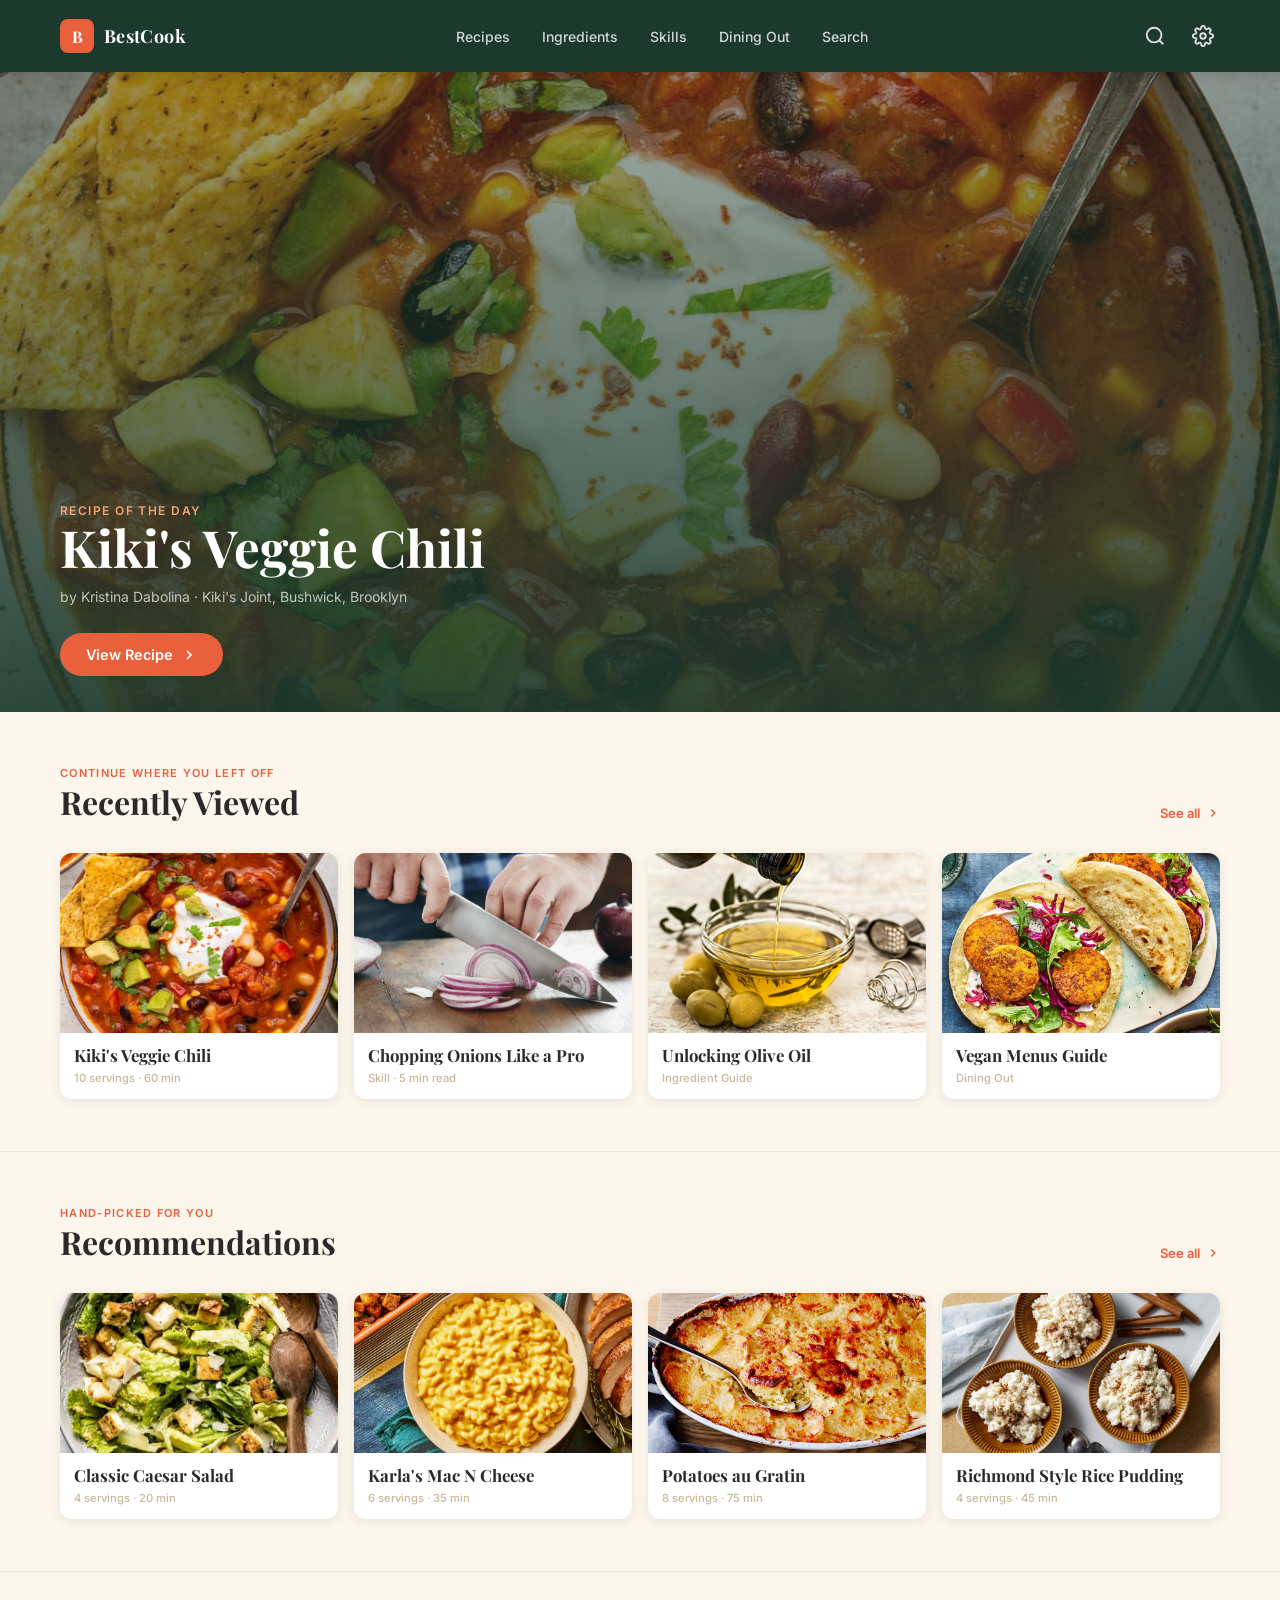
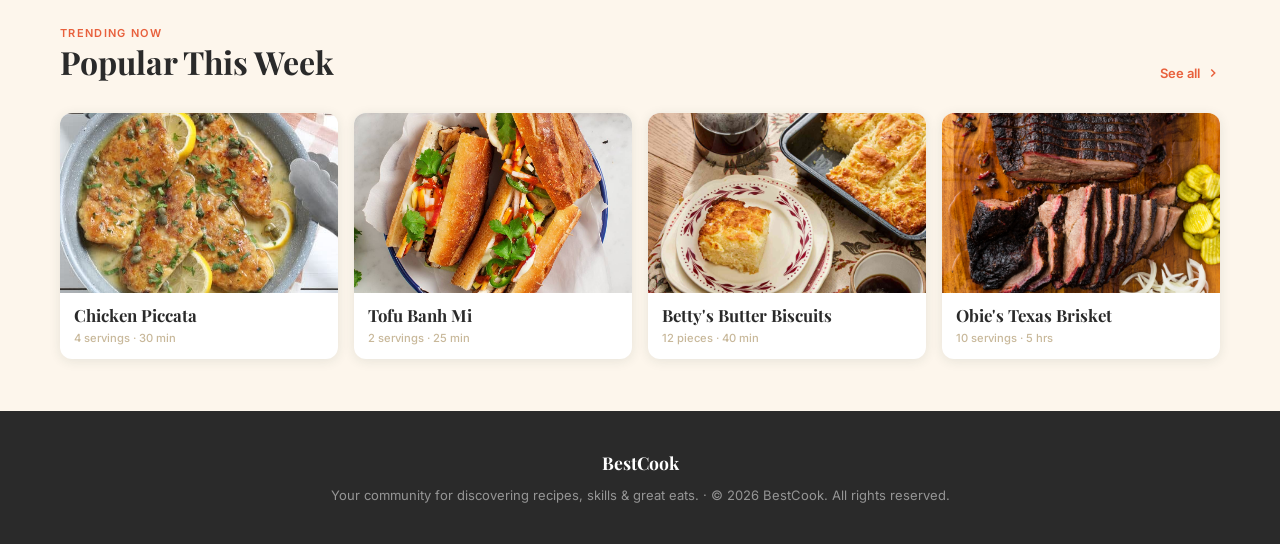
<file: index.html>
<!DOCTYPE html>
<html lang="en">
<head>
  <meta charset="UTF-8" />
  <meta name="viewport" content="width=device-width, initial-scale=1.0" />
  <title>BestCook — Home</title>
  <link rel="stylesheet" href="styles/style.css" />
</head>
<body>
<!-- ════ NAV ════ -->
<nav class="navbar">
  <div class="navbar-inner">
    <a href="index.html" class="nav-logo">
      <div class="nav-logo-mark">B</div>
      <span class="nav-logo-text">BestCook</span>
    </a>
    <ul class="nav-links">
      <li><a href="pages/recipe.html">Recipes</a></li>
      <li><a href="pages/ingredients.html">Ingredients</a></li>
      <li><a href="pages/skills.html">Skills</a></li>
      <li><a href="pages/dining.html">Dining Out</a></li>
      <li><a href="pages/search.html">Search</a></li>
    </ul>
    <div class="nav-icons">
      <button class="nav-icon-btn" id="searchBtn" aria-label="Search">
        <svg xmlns="http://www.w3.org/2000/svg" fill="none" viewBox="0 0 24 24" stroke="currentColor" stroke-width="2"><circle cx="11" cy="11" r="8"/><line x1="21" y1="21" x2="16.65" y2="16.65"/></svg>
      </button>
      <button class="nav-icon-btn" aria-label="Settings">
        <svg xmlns="http://www.w3.org/2000/svg" fill="none" viewBox="0 0 24 24" stroke="currentColor" stroke-width="2"><circle cx="12" cy="12" r="3"/><path d="M19.4 15a1.65 1.65 0 0 0 .33 1.82l.06.06a2 2 0 0 1-2.83 2.83l-.06-.06a1.65 1.65 0 0 0-1.82-.33 1.65 1.65 0 0 0-1 1.51V21a2 2 0 0 1-4 0v-.09A1.65 1.65 0 0 0 9 19.4a1.65 1.65 0 0 0-1.82.33l-.06.06a2 2 0 0 1-2.83-2.83l.06-.06A1.65 1.65 0 0 0 4.68 15a1.65 1.65 0 0 0-1.51-1H3a2 2 0 0 1 0-4h.09A1.65 1.65 0 0 0 4.6 9a1.65 1.65 0 0 0-.33-1.82l-.06-.06a2 2 0 0 1 2.83-2.83l.06.06A1.65 1.65 0 0 0 9 4.68a1.65 1.65 0 0 0 1-1.51V3a2 2 0 0 1 4 0v.09a1.65 1.65 0 0 0 1 1.51 1.65 1.65 0 0 0 1.82-.33l.06-.06a2 2 0 0 1 2.83 2.83l-.06.06A1.65 1.65 0 0 0 19.4 9a1.65 1.65 0 0 0 1.51 1H21a2 2 0 0 1 0 4h-.09a1.65 1.65 0 0 0-1.51 1z"/></svg>
      </button>
      <button class="nav-icon-btn" id="hamburgerBtn" aria-label="Menu">
        <svg xmlns="http://www.w3.org/2000/svg" fill="none" viewBox="0 0 24 24" stroke="currentColor" stroke-width="2"><line x1="3" y1="6" x2="21" y2="6"/><line x1="3" y1="12" x2="21" y2="12"/><line x1="3" y1="18" x2="21" y2="18"/></svg>
      </button>
    </div>
  </div>
</nav>

<!-- ════ OVERLAY MENU ════ -->
<div class="overlay-menu" id="overlayMenu" role="dialog" aria-modal="true">
  <div class="overlay-header">
    <a href="index.html" class="nav-logo"><div class="nav-logo-mark">B</div><span class="nav-logo-text">BestCook</span></a>
    <button class="overlay-close" id="overlayClose" aria-label="Close menu"><svg xmlns="http://www.w3.org/2000/svg" fill="none" viewBox="0 0 24 24" stroke="currentColor" stroke-width="2"><line x1="18" y1="6" x2="6" y2="18"/><line x1="6" y1="6" x2="18" y2="18"/></svg></button>
  </div>
  <ul class="overlay-nav">
    <li><a href="pages/recipe.html">Recipes <svg xmlns="http://www.w3.org/2000/svg" fill="none" viewBox="0 0 24 24" stroke="currentColor" stroke-width="2"><polyline points="9 18 15 12 9 6"/></svg></a></li>
    <li><a href="pages/ingredients.html">Ingredients <svg xmlns="http://www.w3.org/2000/svg" fill="none" viewBox="0 0 24 24" stroke="currentColor" stroke-width="2"><polyline points="9 18 15 12 9 6"/></svg></a></li>
    <li><a href="pages/skills.html">Skills <svg xmlns="http://www.w3.org/2000/svg" fill="none" viewBox="0 0 24 24" stroke="currentColor" stroke-width="2"><polyline points="9 18 15 12 9 6"/></svg></a></li>
    <li><a href="pages/dining.html">Dining Out <svg xmlns="http://www.w3.org/2000/svg" fill="none" viewBox="0 0 24 24" stroke="currentColor" stroke-width="2"><polyline points="9 18 15 12 9 6"/></svg></a></li>
    <li><a href="pages/search.html">Search <svg xmlns="http://www.w3.org/2000/svg" fill="none" viewBox="0 0 24 24" stroke="currentColor" stroke-width="2"><polyline points="9 18 15 12 9 6"/></svg></a></li>
  </ul>
  <div class="overlay-footer">© 2026 BestCook. All rights reserved.</div>
</div>

<!-- ════ SEARCH OVERLAY ════ -->
<div class="search-overlay" id="searchOverlay" role="dialog" aria-modal="true">
  <button class="search-overlay-close" id="searchClose" aria-label="Close search"><svg xmlns="http://www.w3.org/2000/svg" fill="none" viewBox="0 0 24 24" stroke="currentColor" stroke-width="2"><line x1="18" y1="6" x2="6" y2="18"/><line x1="6" y1="6" x2="18" y2="18"/></svg></button>
  <div class="search-overlay-inner">
    <div class="search-input-wrap">
      <svg xmlns="http://www.w3.org/2000/svg" fill="none" viewBox="0 0 24 24" stroke="currentColor" stroke-width="2"><circle cx="11" cy="11" r="8"/><line x1="21" y1="21" x2="16.65" y2="16.65"/></svg>
      <input type="text" id="searchInput" placeholder="Search recipes, skills, ingredients…" />
    </div>
    <div class="search-suggestions">
      <p>Popular searches</p>
      <div class="search-tags">
        <a href="pages/search-results.html" class="search-tag">Veggie Chili</a>
        <a href="pages/search-results.html" class="search-tag">Pasta</a>
        <a href="pages/search-results.html" class="search-tag">Olive Oil</a>
        <a href="pages/search-results.html" class="search-tag">Quick dinners</a>
        <a href="pages/search-results.html" class="search-tag">Vegan</a>
        <a href="pages/search-results.html" class="search-tag">Baking</a>
      </div>
    </div>
  </div>
</div>

<main class="page-content">

  <section class="hero">
    <div class="hero-bg">
      <img src="images/vegetarian-chili-hero.jpg" alt="Kiki's Veggie Chili" />
    </div>
    <div class="hero-overlay">
      <div class="hero-overlay-inner">
        <span class="hero-eyebrow">Recipe of the Day</span>
        <h1 class="hero-title">Kiki's Veggie Chili</h1>
        <p class="hero-meta">by Kristina Dabolina · Kiki's Joint, Bushwick, Brooklyn</p>
        <a href="pages/recipe.html" class="btn-primary">View Recipe <svg xmlns="http://www.w3.org/2000/svg" fill="none" viewBox="0 0 24 24" stroke="currentColor" stroke-width="2.5"><polyline points="9 18 15 12 9 6"/></svg></a>
      </div>
    </div>
  </section>

  <section class="section">
    <div class="section-inner">
      <div class="section-head">
        <div><p class="section-label">Continue Where You Left Off</p><h2>Recently Viewed</h2></div>
        <a href="pages/recipe.html" class="btn-ghost">See all <svg xmlns="http://www.w3.org/2000/svg" fill="none" viewBox="0 0 24 24" stroke="currentColor" stroke-width="2.5"><polyline points="9 18 15 12 9 6"/></svg></a>
      </div>
      <div class="card-row">
        <a href="pages/recipe.html" class="recipe-card"><div class="recipe-card-img"><img src="images/vegetarian-chili-hero.jpg" alt="Kiki's Veggie Chili" loading="lazy" /></div>
      <div class="recipe-card-body"><div class="recipe-card-title">Kiki's Veggie Chili</div><div class="recipe-card-meta">10 servings · 60 min</div></div></a>
        <a href="pages/skills.html" class="recipe-card"><div class="recipe-card-img"><img src="images/chopping-skills.png" alt="Chopping Onions Like a Pro" loading="lazy" /></div>
      <div class="recipe-card-body"><div class="recipe-card-title">Chopping Onions Like a Pro</div><div class="recipe-card-meta">Skill · 5 min read</div></div></a>
        <a href="pages/ingredients.html" class="recipe-card"><div class="recipe-card-img"><img src="images/olive-oil.jpg" alt="Unlocking Olive Oil" loading="lazy" /></div>
      <div class="recipe-card-body"><div class="recipe-card-title">Unlocking Olive Oil</div><div class="recipe-card-meta">Ingredient Guide</div></div></a>
        <a href="pages/dining.html" class="recipe-card"><div class="recipe-card-img"><img src="images/vegan-food.jpg" alt="Vegan Menus Guide" loading="lazy" /></div>
      <div class="recipe-card-body"><div class="recipe-card-title">Vegan Menus Guide</div><div class="recipe-card-meta">Dining Out</div></div></a>
      </div>
    </div>
  </section>

  <section class="section">
    <div class="section-inner">
      <div class="section-head">
        <div><p class="section-label">Hand-Picked for You</p><h2>Recommendations</h2></div>
        <a href="pages/search.html" class="btn-ghost">See all <svg xmlns="http://www.w3.org/2000/svg" fill="none" viewBox="0 0 24 24" stroke="currentColor" stroke-width="2.5"><polyline points="9 18 15 12 9 6"/></svg></a>
      </div>
      <div class="card-row">
        <div class="recipe-card featured"><div class="recipe-card-img"><img src="images/classic-cesar-salad.jpg" alt="Classic Caesar Salad" loading="lazy" /></div>
      <div class="recipe-card-body"><div class="recipe-card-title">Classic Caesar Salad</div><div class="recipe-card-meta">4 servings · 20 min</div></div></div>
        <div class="recipe-card featured"><div class="recipe-card-img"><img src="images/mac-n-cheese.jpg" alt="Karla's Mac N Cheese" loading="lazy" /></div>
      <div class="recipe-card-body"><div class="recipe-card-title">Karla's Mac N Cheese</div><div class="recipe-card-meta">6 servings · 35 min</div></div></div>
        <div class="recipe-card featured"><div class="recipe-card-img"><img src="images/au-gratin.jpg" alt="Potatoes au Gratin" loading="lazy" /></div>
      <div class="recipe-card-body"><div class="recipe-card-title">Potatoes au Gratin</div><div class="recipe-card-meta">8 servings · 75 min</div></div></div>
        <div class="recipe-card featured"><div class="recipe-card-img"><img src="images/rice-pudding.jpeg" alt="Richmond Style Rice Pudding" loading="lazy" /></div>
      <div class="recipe-card-body"><div class="recipe-card-title">Richmond Style Rice Pudding</div><div class="recipe-card-meta">4 servings · 45 min</div></div></div>
      </div>
    </div>
  </section>

  <section class="section">
    <div class="section-inner">
      <div class="section-head">
        <div><p class="section-label">Trending Now</p><h2>Popular This Week</h2></div>
        <a href="pages/search.html" class="btn-ghost">See all <svg xmlns="http://www.w3.org/2000/svg" fill="none" viewBox="0 0 24 24" stroke="currentColor" stroke-width="2.5"><polyline points="9 18 15 12 9 6"/></svg></a>
      </div>
      <div class="card-row">
        <div class="recipe-card"><div class="recipe-card-img"><img src="images/chicken-piccata.jpg" alt="Chicken Piccata" loading="lazy" /></div>
      <div class="recipe-card-body"><div class="recipe-card-title">Chicken Piccata</div><div class="recipe-card-meta">4 servings · 30 min</div></div></div>
        <div class="recipe-card"><div class="recipe-card-img"><img src="images/banh-mi.jpg" alt="Tofu Banh Mi" loading="lazy" /></div>
      <div class="recipe-card-body"><div class="recipe-card-title">Tofu Banh Mi</div><div class="recipe-card-meta">2 servings · 25 min</div></div></div>
        <div class="recipe-card"><div class="recipe-card-img"><img src="images/butter-biscuits.jpg" alt="Betty's Butter Biscuits" loading="lazy" /></div>
      <div class="recipe-card-body"><div class="recipe-card-title">Betty's Butter Biscuits</div><div class="recipe-card-meta">12 pieces · 40 min</div></div></div>
        <div class="recipe-card"><div class="recipe-card-img"><img src="images/texas-brisket.png" alt="Obie's Texas Brisket" loading="lazy" /></div>
      <div class="recipe-card-body"><div class="recipe-card-title">Obie's Texas Brisket</div><div class="recipe-card-meta">10 servings · 5 hrs</div></div></div>
      </div>
    </div>
  </section>

</main>
<footer class="site-footer">
  <div class="site-footer-inner">
    <strong>BestCook</strong>
    Your community for discovering recipes, skills &amp; great eats. · © 2026 BestCook. All rights reserved.
  </div>
</footer>
<script src="js/nav.js"></script>
</body>
</html>
</file>
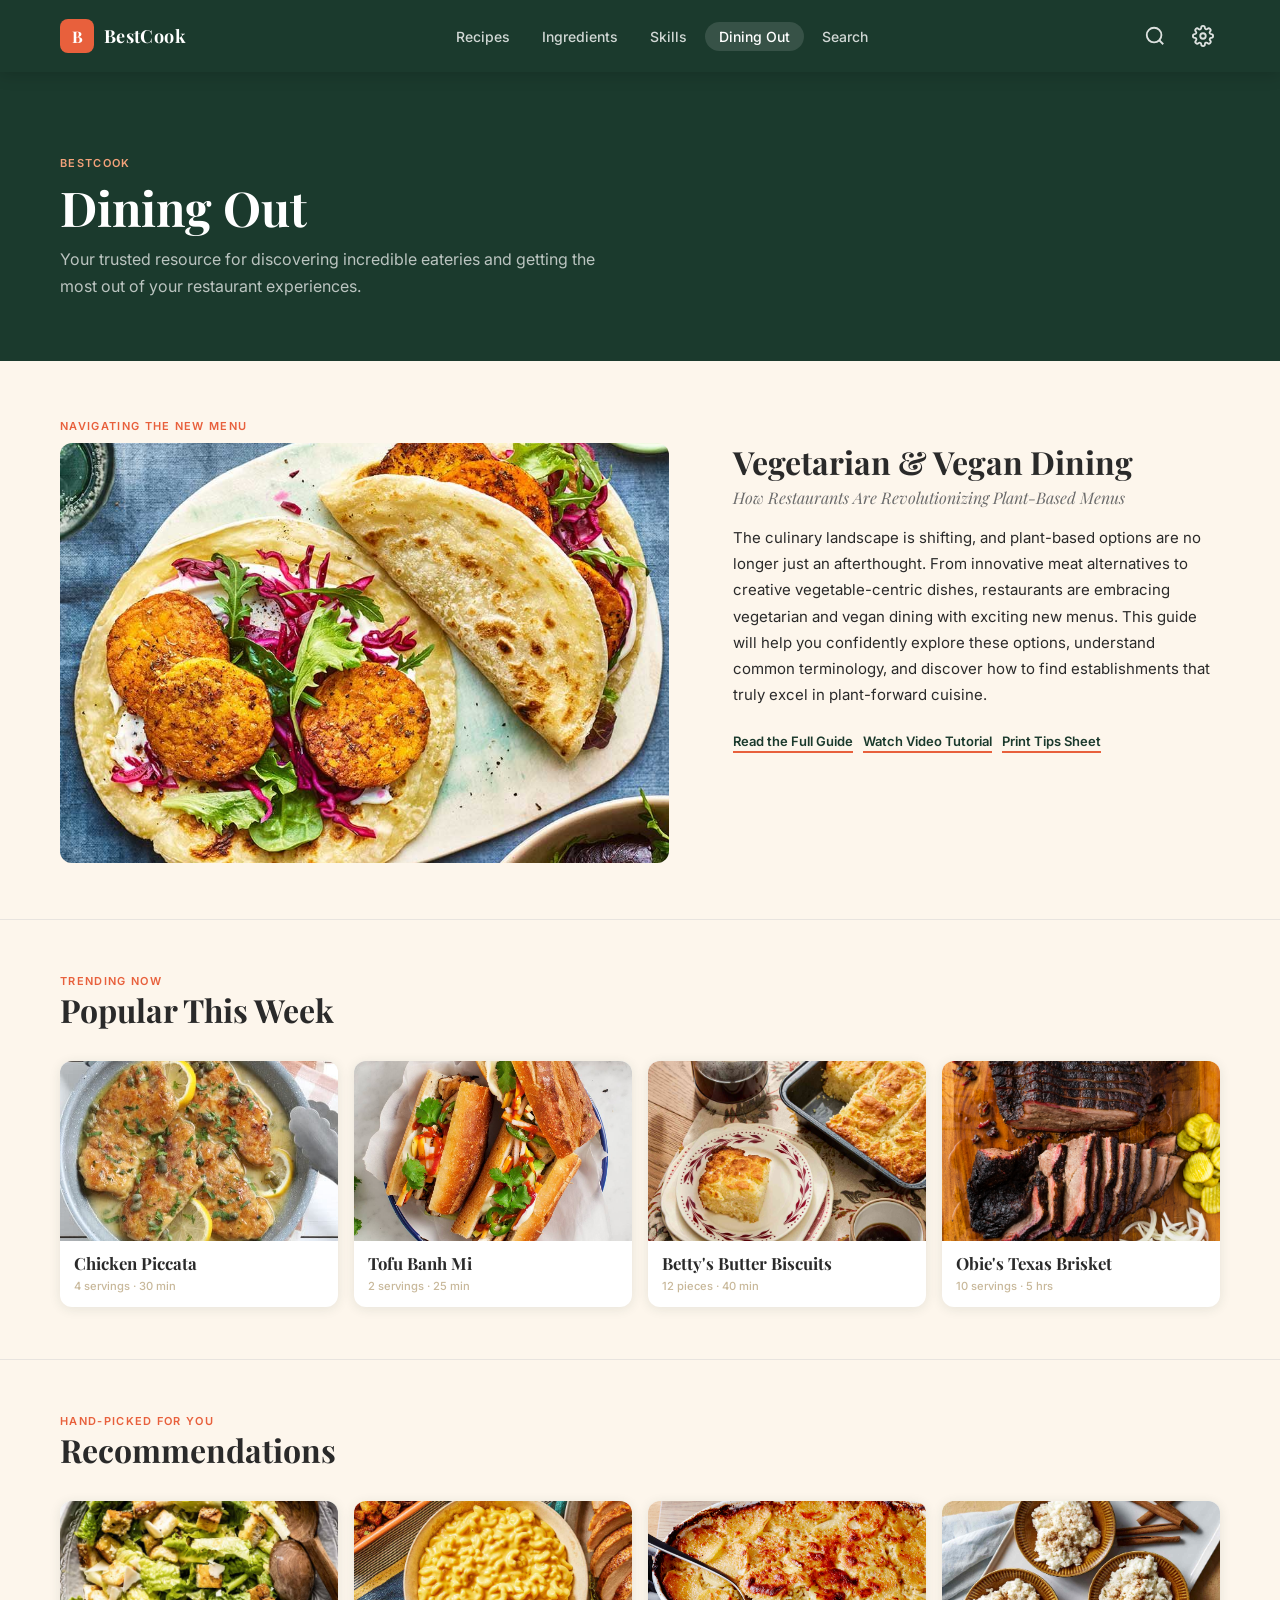
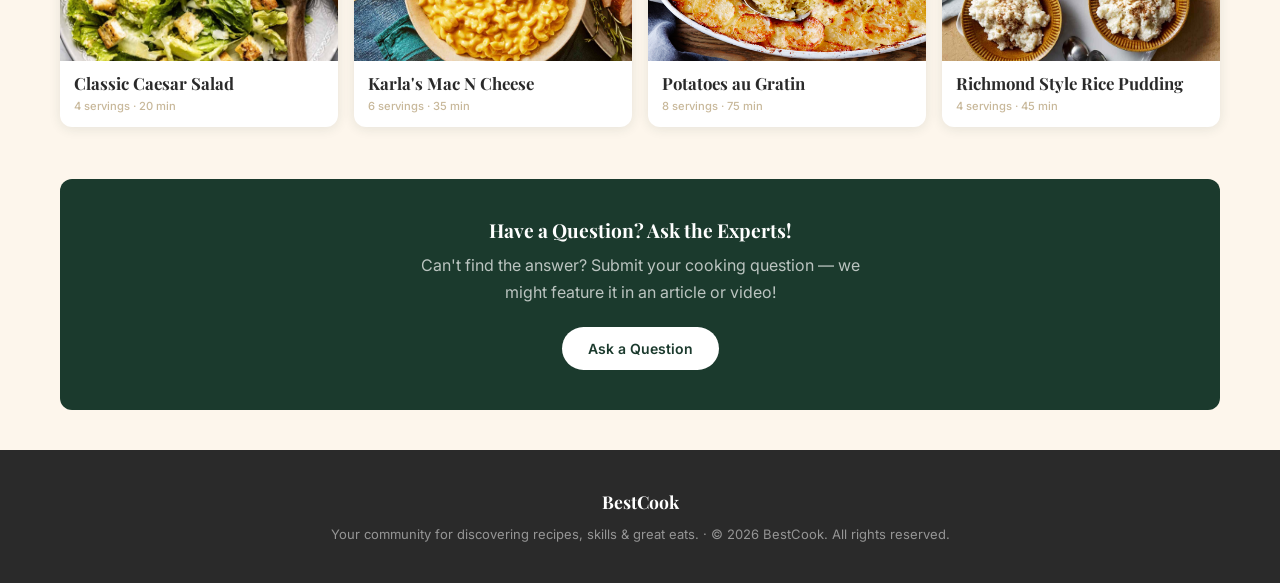
<file: pages/dining.html>
<!DOCTYPE html>
<html lang="en">
<head>
  <meta charset="UTF-8" />
  <meta name="viewport" content="width=device-width, initial-scale=1.0" />
  <title>BestCook — Dining Out</title>
  <link rel="stylesheet" href="../styles/style.css" />
</head>
<body>
<!-- ════ NAV ════ -->
<nav class="navbar">
  <div class="navbar-inner">
    <a href="../index.html" class="nav-logo">
      <div class="nav-logo-mark">B</div>
      <span class="nav-logo-text">BestCook</span>
    </a>
    <ul class="nav-links">
      <li><a href="recipe.html">Recipes</a></li>
      <li><a href="ingredients.html">Ingredients</a></li>
      <li><a href="skills.html">Skills</a></li>
      <li><a href="dining.html">Dining Out</a></li>
      <li><a href="search.html">Search</a></li>
    </ul>
    <div class="nav-icons">
      <button class="nav-icon-btn" id="searchBtn" aria-label="Search">
        <svg xmlns="http://www.w3.org/2000/svg" fill="none" viewBox="0 0 24 24" stroke="currentColor" stroke-width="2"><circle cx="11" cy="11" r="8"/><line x1="21" y1="21" x2="16.65" y2="16.65"/></svg>
      </button>
      <button class="nav-icon-btn" aria-label="Settings">
        <svg xmlns="http://www.w3.org/2000/svg" fill="none" viewBox="0 0 24 24" stroke="currentColor" stroke-width="2"><circle cx="12" cy="12" r="3"/><path d="M19.4 15a1.65 1.65 0 0 0 .33 1.82l.06.06a2 2 0 0 1-2.83 2.83l-.06-.06a1.65 1.65 0 0 0-1.82-.33 1.65 1.65 0 0 0-1 1.51V21a2 2 0 0 1-4 0v-.09A1.65 1.65 0 0 0 9 19.4a1.65 1.65 0 0 0-1.82.33l-.06.06a2 2 0 0 1-2.83-2.83l.06-.06A1.65 1.65 0 0 0 4.68 15a1.65 1.65 0 0 0-1.51-1H3a2 2 0 0 1 0-4h.09A1.65 1.65 0 0 0 4.6 9a1.65 1.65 0 0 0-.33-1.82l-.06-.06a2 2 0 0 1 2.83-2.83l.06.06A1.65 1.65 0 0 0 9 4.68a1.65 1.65 0 0 0 1-1.51V3a2 2 0 0 1 4 0v.09a1.65 1.65 0 0 0 1 1.51 1.65 1.65 0 0 0 1.82-.33l.06-.06a2 2 0 0 1 2.83 2.83l-.06.06A1.65 1.65 0 0 0 19.4 9a1.65 1.65 0 0 0 1.51 1H21a2 2 0 0 1 0 4h-.09a1.65 1.65 0 0 0-1.51 1z"/></svg>
      </button>
      <button class="nav-icon-btn" id="hamburgerBtn" aria-label="Menu">
        <svg xmlns="http://www.w3.org/2000/svg" fill="none" viewBox="0 0 24 24" stroke="currentColor" stroke-width="2"><line x1="3" y1="6" x2="21" y2="6"/><line x1="3" y1="12" x2="21" y2="12"/><line x1="3" y1="18" x2="21" y2="18"/></svg>
      </button>
    </div>
  </div>
</nav>

<!-- ════ OVERLAY MENU ════ -->
<div class="overlay-menu" id="overlayMenu" role="dialog" aria-modal="true">
  <div class="overlay-header">
    <a href="../index.html" class="nav-logo"><div class="nav-logo-mark">B</div><span class="nav-logo-text">BestCook</span></a>
    <button class="overlay-close" id="overlayClose" aria-label="Close menu"><svg xmlns="http://www.w3.org/2000/svg" fill="none" viewBox="0 0 24 24" stroke="currentColor" stroke-width="2"><line x1="18" y1="6" x2="6" y2="18"/><line x1="6" y1="6" x2="18" y2="18"/></svg></button>
  </div>
  <ul class="overlay-nav">
    <li><a href="recipe.html">Recipes <svg xmlns="http://www.w3.org/2000/svg" fill="none" viewBox="0 0 24 24" stroke="currentColor" stroke-width="2"><polyline points="9 18 15 12 9 6"/></svg></a></li>
    <li><a href="ingredients.html">Ingredients <svg xmlns="http://www.w3.org/2000/svg" fill="none" viewBox="0 0 24 24" stroke="currentColor" stroke-width="2"><polyline points="9 18 15 12 9 6"/></svg></a></li>
    <li><a href="skills.html">Skills <svg xmlns="http://www.w3.org/2000/svg" fill="none" viewBox="0 0 24 24" stroke="currentColor" stroke-width="2"><polyline points="9 18 15 12 9 6"/></svg></a></li>
    <li><a href="dining.html">Dining Out <svg xmlns="http://www.w3.org/2000/svg" fill="none" viewBox="0 0 24 24" stroke="currentColor" stroke-width="2"><polyline points="9 18 15 12 9 6"/></svg></a></li>
    <li><a href="search.html">Search <svg xmlns="http://www.w3.org/2000/svg" fill="none" viewBox="0 0 24 24" stroke="currentColor" stroke-width="2"><polyline points="9 18 15 12 9 6"/></svg></a></li>
  </ul>
  <div class="overlay-footer">© 2026 BestCook. All rights reserved.</div>
</div>

<!-- ════ SEARCH OVERLAY ════ -->
<div class="search-overlay" id="searchOverlay" role="dialog" aria-modal="true">
  <button class="search-overlay-close" id="searchClose" aria-label="Close search"><svg xmlns="http://www.w3.org/2000/svg" fill="none" viewBox="0 0 24 24" stroke="currentColor" stroke-width="2"><line x1="18" y1="6" x2="6" y2="18"/><line x1="6" y1="6" x2="18" y2="18"/></svg></button>
  <div class="search-overlay-inner">
    <div class="search-input-wrap">
      <svg xmlns="http://www.w3.org/2000/svg" fill="none" viewBox="0 0 24 24" stroke="currentColor" stroke-width="2"><circle cx="11" cy="11" r="8"/><line x1="21" y1="21" x2="16.65" y2="16.65"/></svg>
      <input type="text" id="searchInput" placeholder="Search recipes, skills, ingredients…" />
    </div>
    <div class="search-suggestions">
      <p>Popular searches</p>
      <div class="search-tags">
        <a href="search-results.html" class="search-tag">Veggie Chili</a>
        <a href="search-results.html" class="search-tag">Pasta</a>
        <a href="search-results.html" class="search-tag">Olive Oil</a>
        <a href="search-results.html" class="search-tag">Quick dinners</a>
        <a href="search-results.html" class="search-tag">Vegan</a>
        <a href="search-results.html" class="search-tag">Baking</a>
      </div>
    </div>
  </div>
</div>

<main class="page-content">
  <div class="page-header">
    <div class="page-header-inner">
      <p class="section-label">BestCook</p>
      <h1>Dining Out</h1>
      <p>Your trusted resource for discovering incredible eateries and getting the most out of your restaurant experiences.</p>
    </div>
  </div>

  <div class="story-block">
    <div class="story-block-inner">
      <p class="section-label" style="margin-bottom:8px;">Navigating the New Menu</p>
      <div class="story-layout">
        <div class="story-img">
          <img src="../images/vegan-food.jpg" alt="Vegetarian &amp; Vegan Dining" loading="lazy" />
        </div>
        <div class="story-text">
          <h2>Vegetarian &amp; Vegan Dining</h2>
          <h4 style="margin-bottom:18px;">How Restaurants Are Revolutionizing Plant-Based Menus</h4>
          <p>The culinary landscape is shifting, and plant-based options are no longer just an afterthought. From innovative meat alternatives to creative vegetable-centric dishes, restaurants are embracing vegetarian and vegan dining with exciting new menus. This guide will help you confidently explore these options, understand common terminology, and discover how to find establishments that truly excel in plant-forward cuisine.</p>
          <div class="story-links"><a href="#" class="story-link">Read the Full Guide</a><a href="#" class="story-link">Watch Video Tutorial</a><a href="#" class="story-link">Print Tips Sheet</a></div>
        </div>
      </div>
    </div>
  </div>

  <section class="section" style="border-top:1px solid var(--gray-lt);">
    <div class="section-inner">
      <div class="section-head"><div><p class="section-label">Trending Now</p><h2>Popular This Week</h2></div></div>
      <div class="card-row"><div class="recipe-card"><div class="recipe-card-img"><img src="../images/chicken-piccata.jpg" alt="Chicken Piccata" loading="lazy" /></div>
      <div class="recipe-card-body"><div class="recipe-card-title">Chicken Piccata</div><div class="recipe-card-meta">4 servings · 30 min</div></div></div>
        <div class="recipe-card"><div class="recipe-card-img"><img src="../images/banh-mi.jpg" alt="Tofu Banh Mi" loading="lazy" /></div>
      <div class="recipe-card-body"><div class="recipe-card-title">Tofu Banh Mi</div><div class="recipe-card-meta">2 servings · 25 min</div></div></div>
        <div class="recipe-card"><div class="recipe-card-img"><img src="../images/butter-biscuits.jpg" alt="Betty's Butter Biscuits" loading="lazy" /></div>
      <div class="recipe-card-body"><div class="recipe-card-title">Betty's Butter Biscuits</div><div class="recipe-card-meta">12 pieces · 40 min</div></div></div>
        <div class="recipe-card"><div class="recipe-card-img"><img src="../images/texas-brisket.png" alt="Obie's Texas Brisket" loading="lazy" /></div>
      <div class="recipe-card-body"><div class="recipe-card-title">Obie's Texas Brisket</div><div class="recipe-card-meta">10 servings · 5 hrs</div></div></div></div>
    </div>
  </section>

  <section class="section">
    <div class="section-inner">
      <div class="section-head"><div><p class="section-label">Hand-Picked for You</p><h2>Recommendations</h2></div></div>
      <div class="card-row"><div class="recipe-card featured"><div class="recipe-card-img"><img src="../images/classic-cesar-salad.jpg" alt="Classic Caesar Salad" loading="lazy" /></div>
      <div class="recipe-card-body"><div class="recipe-card-title">Classic Caesar Salad</div><div class="recipe-card-meta">4 servings · 20 min</div></div></div>
        <div class="recipe-card featured"><div class="recipe-card-img"><img src="../images/mac-n-cheese.jpg" alt="Karla's Mac N Cheese" loading="lazy" /></div>
      <div class="recipe-card-body"><div class="recipe-card-title">Karla's Mac N Cheese</div><div class="recipe-card-meta">6 servings · 35 min</div></div></div>
        <div class="recipe-card featured"><div class="recipe-card-img"><img src="../images/au-gratin.jpg" alt="Potatoes au Gratin" loading="lazy" /></div>
      <div class="recipe-card-body"><div class="recipe-card-title">Potatoes au Gratin</div><div class="recipe-card-meta">8 servings · 75 min</div></div></div>
        <div class="recipe-card featured"><div class="recipe-card-img"><img src="../images/rice-pudding.jpeg" alt="Richmond Style Rice Pudding" loading="lazy" /></div>
      <div class="recipe-card-body"><div class="recipe-card-title">Richmond Style Rice Pudding</div><div class="recipe-card-meta">4 servings · 45 min</div></div></div></div>
    </div>
  </section>

  <div style="padding:0 var(--side-pad) 40px;">
    <div style="max-width:var(--content-max);margin:0 auto;background:var(--green);border-radius:var(--radius);padding:40px 32px;text-align:center;">
      <h3 style="color:var(--white);margin-bottom:10px;">Have a Question? Ask the Experts!</h3>
      <p style="color:rgba(255,255,255,.7);margin-bottom:20px;max-width:480px;margin-left:auto;margin-right:auto;">Can't find the answer? Submit your cooking question — we might feature it in an article or video!</p>
      <a href="#" class="btn-white">Ask a Question</a>
    </div>
  </div>
</main>
<footer class="site-footer">
  <div class="site-footer-inner">
    <strong>BestCook</strong>
    Your community for discovering recipes, skills &amp; great eats. · © 2026 BestCook. All rights reserved.
  </div>
</footer>
<script src="../js/nav.js"></script>
</body>
</html>
</file>
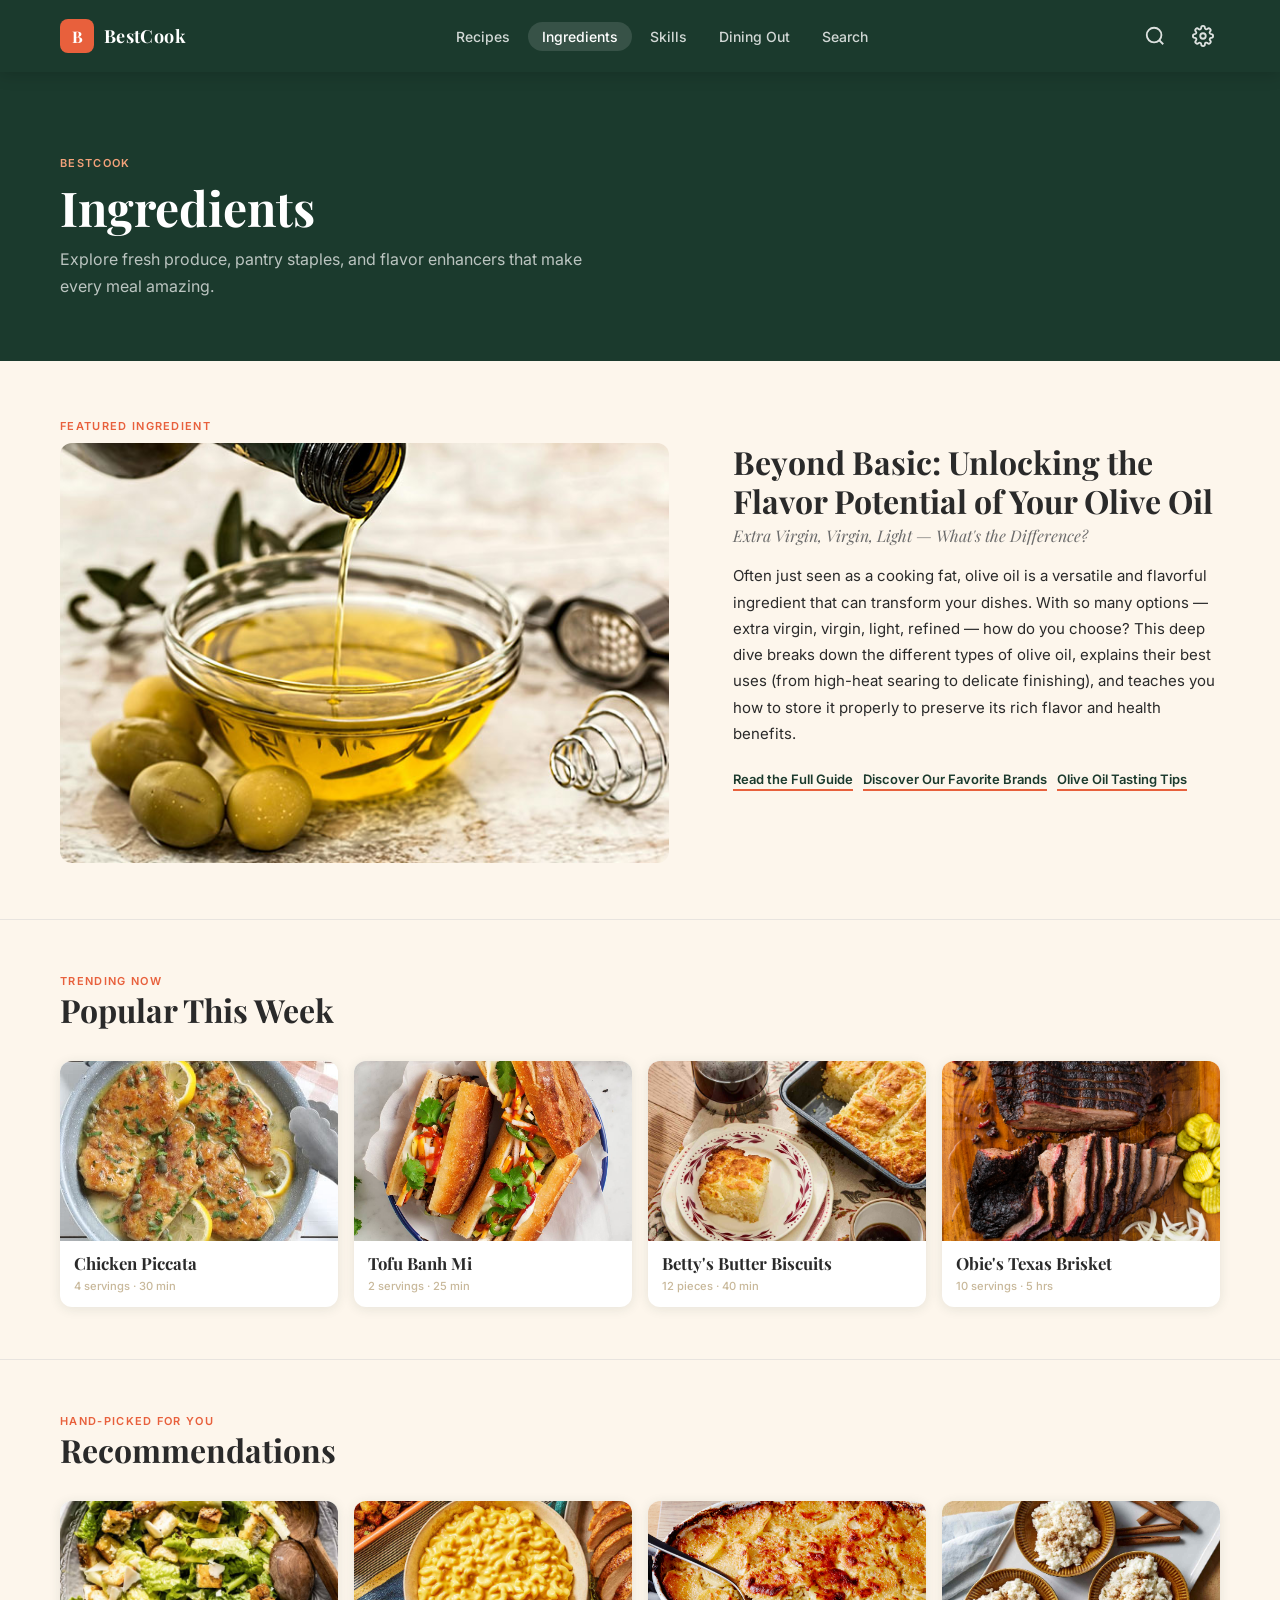
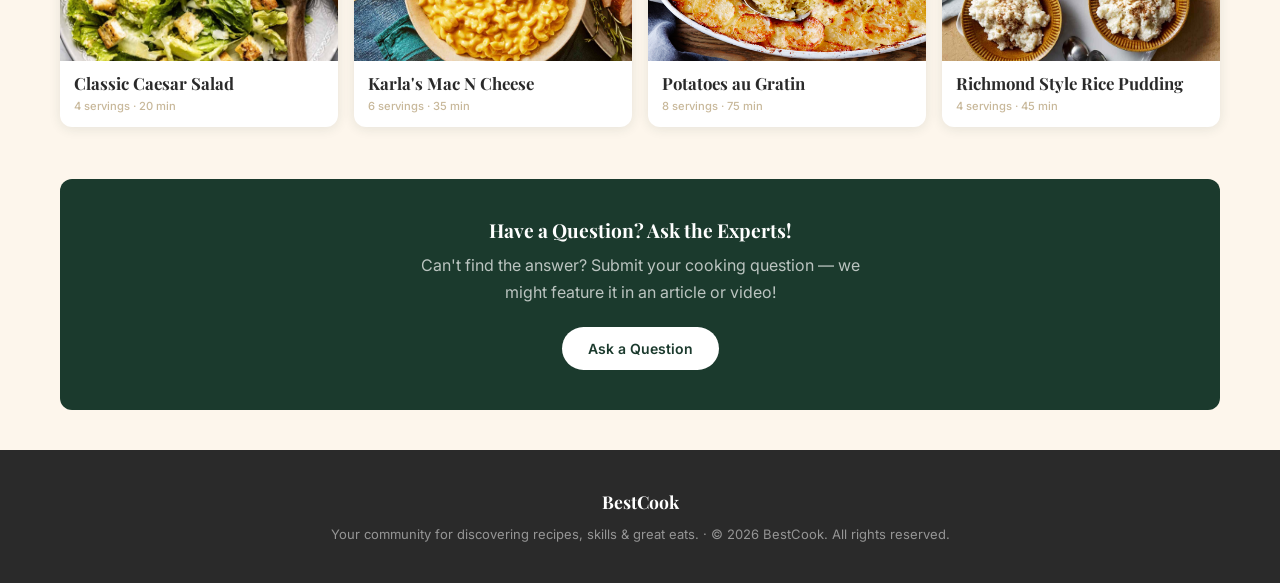
<file: pages/ingredients.html>
<!DOCTYPE html>
<html lang="en">
<head>
  <meta charset="UTF-8" />
  <meta name="viewport" content="width=device-width, initial-scale=1.0" />
  <title>BestCook — Ingredients</title>
  <link rel="stylesheet" href="../styles/style.css" />
</head>
<body>
<!-- ════ NAV ════ -->
<nav class="navbar">
  <div class="navbar-inner">
    <a href="../index.html" class="nav-logo">
      <div class="nav-logo-mark">B</div>
      <span class="nav-logo-text">BestCook</span>
    </a>
    <ul class="nav-links">
      <li><a href="recipe.html">Recipes</a></li>
      <li><a href="ingredients.html">Ingredients</a></li>
      <li><a href="skills.html">Skills</a></li>
      <li><a href="dining.html">Dining Out</a></li>
      <li><a href="search.html">Search</a></li>
    </ul>
    <div class="nav-icons">
      <button class="nav-icon-btn" id="searchBtn" aria-label="Search">
        <svg xmlns="http://www.w3.org/2000/svg" fill="none" viewBox="0 0 24 24" stroke="currentColor" stroke-width="2"><circle cx="11" cy="11" r="8"/><line x1="21" y1="21" x2="16.65" y2="16.65"/></svg>
      </button>
      <button class="nav-icon-btn" aria-label="Settings">
        <svg xmlns="http://www.w3.org/2000/svg" fill="none" viewBox="0 0 24 24" stroke="currentColor" stroke-width="2"><circle cx="12" cy="12" r="3"/><path d="M19.4 15a1.65 1.65 0 0 0 .33 1.82l.06.06a2 2 0 0 1-2.83 2.83l-.06-.06a1.65 1.65 0 0 0-1.82-.33 1.65 1.65 0 0 0-1 1.51V21a2 2 0 0 1-4 0v-.09A1.65 1.65 0 0 0 9 19.4a1.65 1.65 0 0 0-1.82.33l-.06.06a2 2 0 0 1-2.83-2.83l.06-.06A1.65 1.65 0 0 0 4.68 15a1.65 1.65 0 0 0-1.51-1H3a2 2 0 0 1 0-4h.09A1.65 1.65 0 0 0 4.6 9a1.65 1.65 0 0 0-.33-1.82l-.06-.06a2 2 0 0 1 2.83-2.83l.06.06A1.65 1.65 0 0 0 9 4.68a1.65 1.65 0 0 0 1-1.51V3a2 2 0 0 1 4 0v.09a1.65 1.65 0 0 0 1 1.51 1.65 1.65 0 0 0 1.82-.33l.06-.06a2 2 0 0 1 2.83 2.83l-.06.06A1.65 1.65 0 0 0 19.4 9a1.65 1.65 0 0 0 1.51 1H21a2 2 0 0 1 0 4h-.09a1.65 1.65 0 0 0-1.51 1z"/></svg>
      </button>
      <button class="nav-icon-btn" id="hamburgerBtn" aria-label="Menu">
        <svg xmlns="http://www.w3.org/2000/svg" fill="none" viewBox="0 0 24 24" stroke="currentColor" stroke-width="2"><line x1="3" y1="6" x2="21" y2="6"/><line x1="3" y1="12" x2="21" y2="12"/><line x1="3" y1="18" x2="21" y2="18"/></svg>
      </button>
    </div>
  </div>
</nav>

<!-- ════ OVERLAY MENU ════ -->
<div class="overlay-menu" id="overlayMenu" role="dialog" aria-modal="true">
  <div class="overlay-header">
    <a href="../index.html" class="nav-logo"><div class="nav-logo-mark">B</div><span class="nav-logo-text">BestCook</span></a>
    <button class="overlay-close" id="overlayClose" aria-label="Close menu"><svg xmlns="http://www.w3.org/2000/svg" fill="none" viewBox="0 0 24 24" stroke="currentColor" stroke-width="2"><line x1="18" y1="6" x2="6" y2="18"/><line x1="6" y1="6" x2="18" y2="18"/></svg></button>
  </div>
  <ul class="overlay-nav">
    <li><a href="recipe.html">Recipes <svg xmlns="http://www.w3.org/2000/svg" fill="none" viewBox="0 0 24 24" stroke="currentColor" stroke-width="2"><polyline points="9 18 15 12 9 6"/></svg></a></li>
    <li><a href="ingredients.html">Ingredients <svg xmlns="http://www.w3.org/2000/svg" fill="none" viewBox="0 0 24 24" stroke="currentColor" stroke-width="2"><polyline points="9 18 15 12 9 6"/></svg></a></li>
    <li><a href="skills.html">Skills <svg xmlns="http://www.w3.org/2000/svg" fill="none" viewBox="0 0 24 24" stroke="currentColor" stroke-width="2"><polyline points="9 18 15 12 9 6"/></svg></a></li>
    <li><a href="dining.html">Dining Out <svg xmlns="http://www.w3.org/2000/svg" fill="none" viewBox="0 0 24 24" stroke="currentColor" stroke-width="2"><polyline points="9 18 15 12 9 6"/></svg></a></li>
    <li><a href="search.html">Search <svg xmlns="http://www.w3.org/2000/svg" fill="none" viewBox="0 0 24 24" stroke="currentColor" stroke-width="2"><polyline points="9 18 15 12 9 6"/></svg></a></li>
  </ul>
  <div class="overlay-footer">© 2026 BestCook. All rights reserved.</div>
</div>

<!-- ════ SEARCH OVERLAY ════ -->
<div class="search-overlay" id="searchOverlay" role="dialog" aria-modal="true">
  <button class="search-overlay-close" id="searchClose" aria-label="Close search"><svg xmlns="http://www.w3.org/2000/svg" fill="none" viewBox="0 0 24 24" stroke="currentColor" stroke-width="2"><line x1="18" y1="6" x2="6" y2="18"/><line x1="6" y1="6" x2="18" y2="18"/></svg></button>
  <div class="search-overlay-inner">
    <div class="search-input-wrap">
      <svg xmlns="http://www.w3.org/2000/svg" fill="none" viewBox="0 0 24 24" stroke="currentColor" stroke-width="2"><circle cx="11" cy="11" r="8"/><line x1="21" y1="21" x2="16.65" y2="16.65"/></svg>
      <input type="text" id="searchInput" placeholder="Search recipes, skills, ingredients…" />
    </div>
    <div class="search-suggestions">
      <p>Popular searches</p>
      <div class="search-tags">
        <a href="search-results.html" class="search-tag">Veggie Chili</a>
        <a href="search-results.html" class="search-tag">Pasta</a>
        <a href="search-results.html" class="search-tag">Olive Oil</a>
        <a href="search-results.html" class="search-tag">Quick dinners</a>
        <a href="search-results.html" class="search-tag">Vegan</a>
        <a href="search-results.html" class="search-tag">Baking</a>
      </div>
    </div>
  </div>
</div>

<main class="page-content">
  <div class="page-header">
    <div class="page-header-inner">
      <p class="section-label">BestCook</p>
      <h1>Ingredients</h1>
      <p>Explore fresh produce, pantry staples, and flavor enhancers that make every meal amazing.</p>
    </div>
  </div>

  <div class="story-block">
    <div class="story-block-inner">
      <p class="section-label" style="margin-bottom:8px;">Featured Ingredient</p>
      <div class="story-layout">
        <div class="story-img">
          <img src="../images/olive-oil.jpg" alt="Beyond Basic: Unlocking the Flavor Potential of Your Olive Oil" loading="lazy" />
        </div>
        <div class="story-text">
          <h2>Beyond Basic: Unlocking the Flavor Potential of Your Olive Oil</h2>
          <h4 style="margin-bottom:18px;">Extra Virgin, Virgin, Light — What's the Difference?</h4>
          <p>Often just seen as a cooking fat, olive oil is a versatile and flavorful ingredient that can transform your dishes. With so many options — extra virgin, virgin, light, refined — how do you choose? This deep dive breaks down the different types of olive oil, explains their best uses (from high-heat searing to delicate finishing), and teaches you how to store it properly to preserve its rich flavor and health benefits.</p>
          <div class="story-links"><a href="#" class="story-link">Read the Full Guide</a><a href="#" class="story-link">Discover Our Favorite Brands</a><a href="#" class="story-link">Olive Oil Tasting Tips</a></div>
        </div>
      </div>
    </div>
  </div>

  <section class="section" style="border-top:1px solid var(--gray-lt);">
    <div class="section-inner">
      <div class="section-head"><div><p class="section-label">Trending Now</p><h2>Popular This Week</h2></div></div>
      <div class="card-row"><div class="recipe-card"><div class="recipe-card-img"><img src="../images/chicken-piccata.jpg" alt="Chicken Piccata" loading="lazy" /></div>
      <div class="recipe-card-body"><div class="recipe-card-title">Chicken Piccata</div><div class="recipe-card-meta">4 servings · 30 min</div></div></div>
        <div class="recipe-card"><div class="recipe-card-img"><img src="../images/banh-mi.jpg" alt="Tofu Banh Mi" loading="lazy" /></div>
      <div class="recipe-card-body"><div class="recipe-card-title">Tofu Banh Mi</div><div class="recipe-card-meta">2 servings · 25 min</div></div></div>
        <div class="recipe-card"><div class="recipe-card-img"><img src="../images/butter-biscuits.jpg" alt="Betty's Butter Biscuits" loading="lazy" /></div>
      <div class="recipe-card-body"><div class="recipe-card-title">Betty's Butter Biscuits</div><div class="recipe-card-meta">12 pieces · 40 min</div></div></div>
        <div class="recipe-card"><div class="recipe-card-img"><img src="../images/texas-brisket.png" alt="Obie's Texas Brisket" loading="lazy" /></div>
      <div class="recipe-card-body"><div class="recipe-card-title">Obie's Texas Brisket</div><div class="recipe-card-meta">10 servings · 5 hrs</div></div></div></div>
    </div>
  </section>

  <section class="section">
    <div class="section-inner">
      <div class="section-head"><div><p class="section-label">Hand-Picked for You</p><h2>Recommendations</h2></div></div>
      <div class="card-row"><div class="recipe-card featured"><div class="recipe-card-img"><img src="../images/classic-cesar-salad.jpg" alt="Classic Caesar Salad" loading="lazy" /></div>
      <div class="recipe-card-body"><div class="recipe-card-title">Classic Caesar Salad</div><div class="recipe-card-meta">4 servings · 20 min</div></div></div>
        <div class="recipe-card featured"><div class="recipe-card-img"><img src="../images/mac-n-cheese.jpg" alt="Karla's Mac N Cheese" loading="lazy" /></div>
      <div class="recipe-card-body"><div class="recipe-card-title">Karla's Mac N Cheese</div><div class="recipe-card-meta">6 servings · 35 min</div></div></div>
        <div class="recipe-card featured"><div class="recipe-card-img"><img src="../images/au-gratin.jpg" alt="Potatoes au Gratin" loading="lazy" /></div>
      <div class="recipe-card-body"><div class="recipe-card-title">Potatoes au Gratin</div><div class="recipe-card-meta">8 servings · 75 min</div></div></div>
        <div class="recipe-card featured"><div class="recipe-card-img"><img src="../images/rice-pudding.jpeg" alt="Richmond Style Rice Pudding" loading="lazy" /></div>
      <div class="recipe-card-body"><div class="recipe-card-title">Richmond Style Rice Pudding</div><div class="recipe-card-meta">4 servings · 45 min</div></div></div></div>
    </div>
  </section>

  <div style="padding:0 var(--side-pad) 40px;">
    <div style="max-width:var(--content-max);margin:0 auto;background:var(--green);border-radius:var(--radius);padding:40px 32px;text-align:center;">
      <h3 style="color:var(--white);margin-bottom:10px;">Have a Question? Ask the Experts!</h3>
      <p style="color:rgba(255,255,255,.7);margin-bottom:20px;max-width:480px;margin-left:auto;margin-right:auto;">Can't find the answer? Submit your cooking question — we might feature it in an article or video!</p>
      <a href="#" class="btn-white">Ask a Question</a>
    </div>
  </div>
</main>
<footer class="site-footer">
  <div class="site-footer-inner">
    <strong>BestCook</strong>
    Your community for discovering recipes, skills &amp; great eats. · © 2026 BestCook. All rights reserved.
  </div>
</footer>
<script src="../js/nav.js"></script>
</body>
</html>
</file>
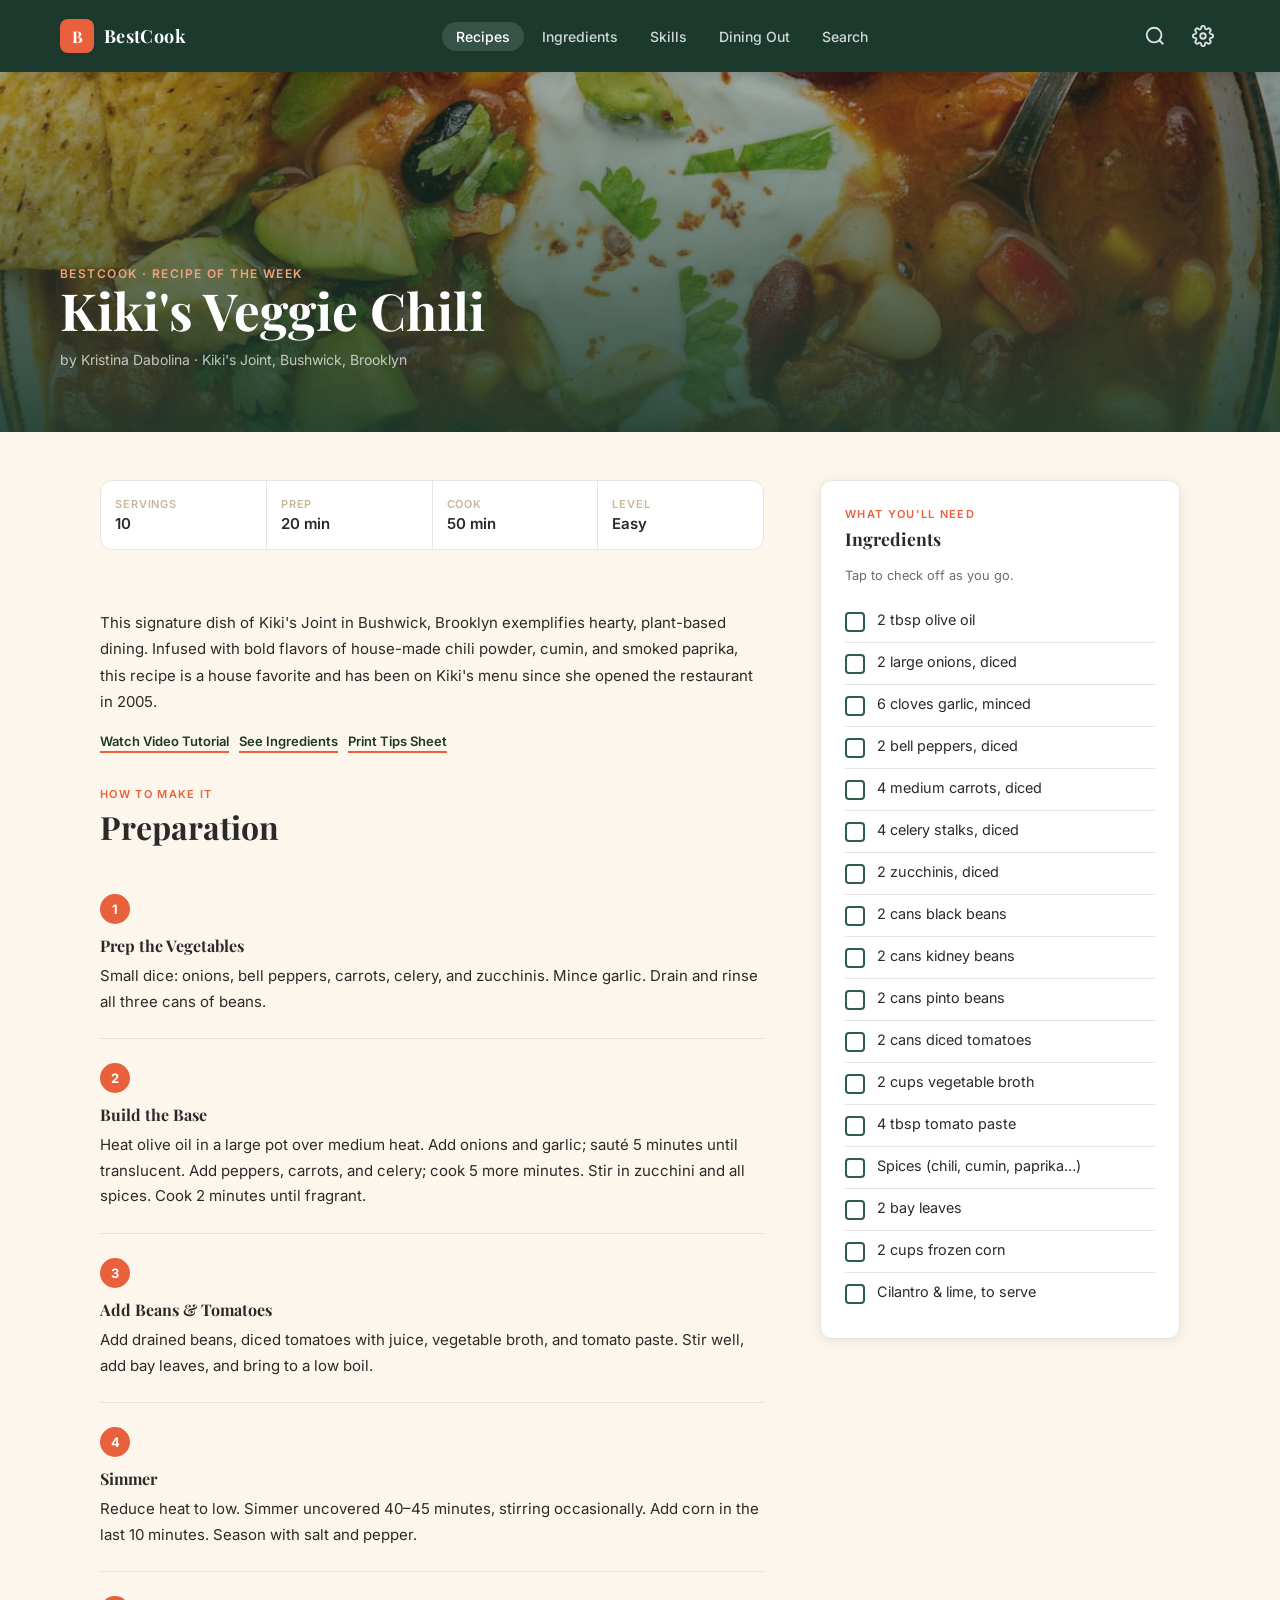
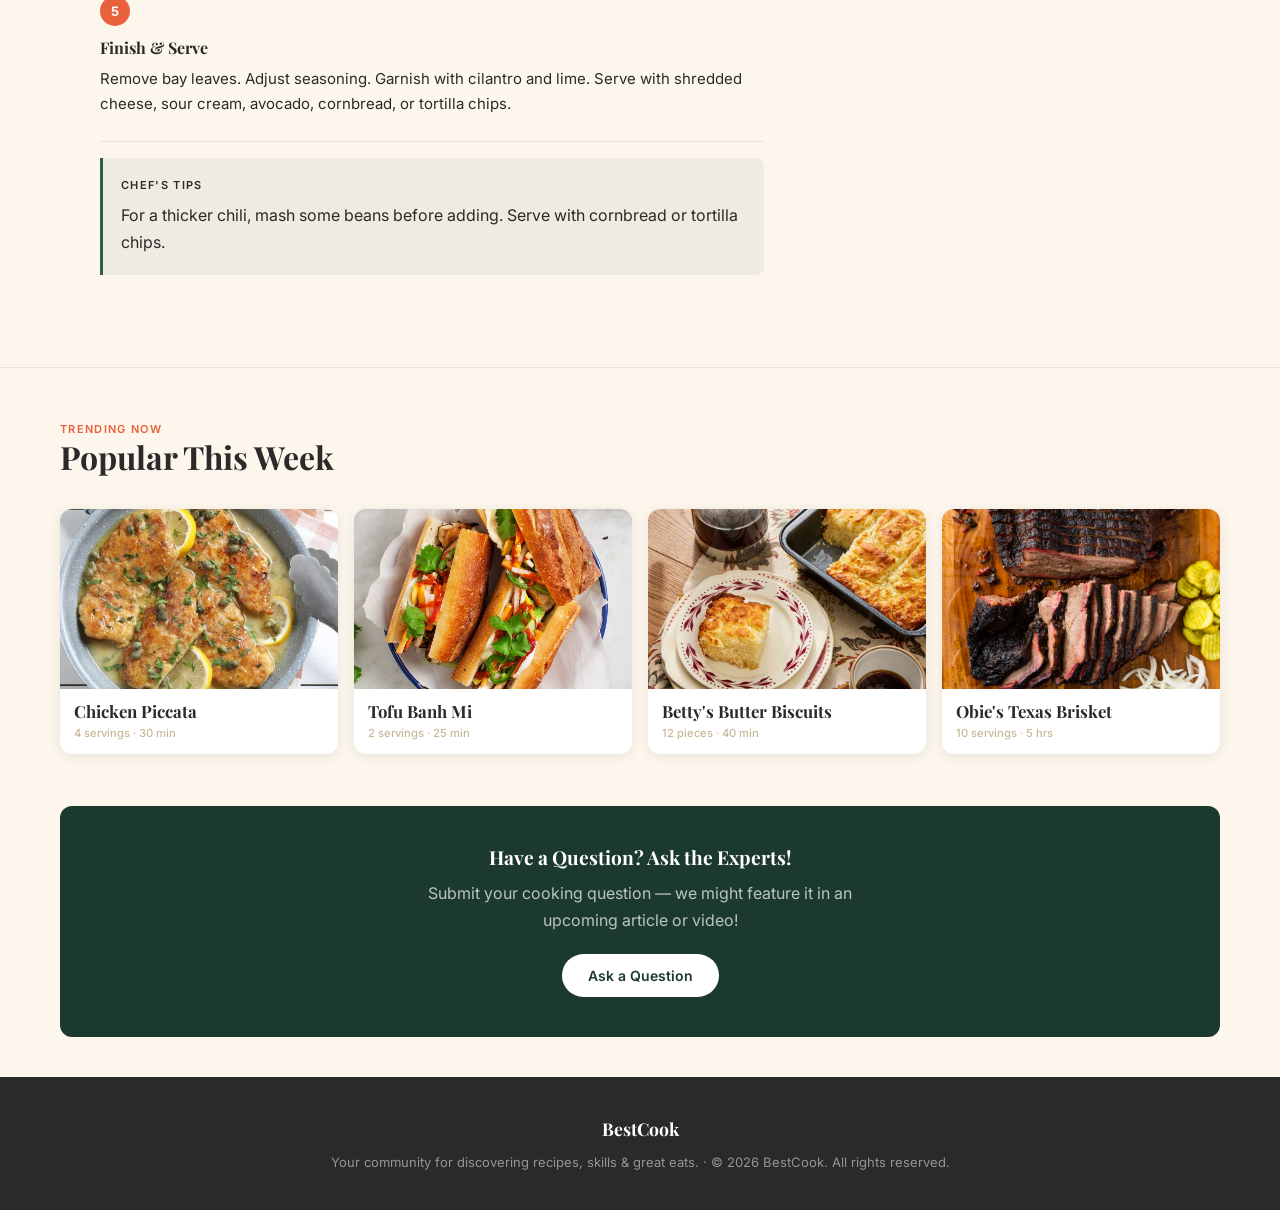
<file: pages/recipe.html>
<!DOCTYPE html>
<html lang="en">
<head>
  <meta charset="UTF-8" />
  <meta name="viewport" content="width=device-width, initial-scale=1.0" />
  <title>BestCook — Kiki's Veggie Chili</title>
  <link rel="stylesheet" href="../styles/style.css" />
</head>
<body>
<!-- ════ NAV ════ -->
<nav class="navbar">
  <div class="navbar-inner">
    <a href="../index.html" class="nav-logo">
      <div class="nav-logo-mark">B</div>
      <span class="nav-logo-text">BestCook</span>
    </a>
    <ul class="nav-links">
      <li><a href="recipe.html">Recipes</a></li>
      <li><a href="ingredients.html">Ingredients</a></li>
      <li><a href="skills.html">Skills</a></li>
      <li><a href="dining.html">Dining Out</a></li>
      <li><a href="search.html">Search</a></li>
    </ul>
    <div class="nav-icons">
      <button class="nav-icon-btn" id="searchBtn" aria-label="Search">
        <svg xmlns="http://www.w3.org/2000/svg" fill="none" viewBox="0 0 24 24" stroke="currentColor" stroke-width="2"><circle cx="11" cy="11" r="8"/><line x1="21" y1="21" x2="16.65" y2="16.65"/></svg>
      </button>
      <button class="nav-icon-btn" aria-label="Settings">
        <svg xmlns="http://www.w3.org/2000/svg" fill="none" viewBox="0 0 24 24" stroke="currentColor" stroke-width="2"><circle cx="12" cy="12" r="3"/><path d="M19.4 15a1.65 1.65 0 0 0 .33 1.82l.06.06a2 2 0 0 1-2.83 2.83l-.06-.06a1.65 1.65 0 0 0-1.82-.33 1.65 1.65 0 0 0-1 1.51V21a2 2 0 0 1-4 0v-.09A1.65 1.65 0 0 0 9 19.4a1.65 1.65 0 0 0-1.82.33l-.06.06a2 2 0 0 1-2.83-2.83l.06-.06A1.65 1.65 0 0 0 4.68 15a1.65 1.65 0 0 0-1.51-1H3a2 2 0 0 1 0-4h.09A1.65 1.65 0 0 0 4.6 9a1.65 1.65 0 0 0-.33-1.82l-.06-.06a2 2 0 0 1 2.83-2.83l.06.06A1.65 1.65 0 0 0 9 4.68a1.65 1.65 0 0 0 1-1.51V3a2 2 0 0 1 4 0v.09a1.65 1.65 0 0 0 1 1.51 1.65 1.65 0 0 0 1.82-.33l.06-.06a2 2 0 0 1 2.83 2.83l-.06.06A1.65 1.65 0 0 0 19.4 9a1.65 1.65 0 0 0 1.51 1H21a2 2 0 0 1 0 4h-.09a1.65 1.65 0 0 0-1.51 1z"/></svg>
      </button>
      <button class="nav-icon-btn" id="hamburgerBtn" aria-label="Menu">
        <svg xmlns="http://www.w3.org/2000/svg" fill="none" viewBox="0 0 24 24" stroke="currentColor" stroke-width="2"><line x1="3" y1="6" x2="21" y2="6"/><line x1="3" y1="12" x2="21" y2="12"/><line x1="3" y1="18" x2="21" y2="18"/></svg>
      </button>
    </div>
  </div>
</nav>

<!-- ════ OVERLAY MENU ════ -->
<div class="overlay-menu" id="overlayMenu" role="dialog" aria-modal="true">
  <div class="overlay-header">
    <a href="index.html" class="nav-logo"><div class="nav-logo-mark">B</div><span class="nav-logo-text">BestCook</span></a>
    <button class="overlay-close" id="overlayClose" aria-label="Close menu"><svg xmlns="http://www.w3.org/2000/svg" fill="none" viewBox="0 0 24 24" stroke="currentColor" stroke-width="2"><line x1="18" y1="6" x2="6" y2="18"/><line x1="6" y1="6" x2="18" y2="18"/></svg></button>
  </div>
  <ul class="overlay-nav">
    <li><a href="recipe.html">Recipes <svg xmlns="http://www.w3.org/2000/svg" fill="none" viewBox="0 0 24 24" stroke="currentColor" stroke-width="2"><polyline points="9 18 15 12 9 6"/></svg></a></li>
    <li><a href="ingredients.html">Ingredients <svg xmlns="http://www.w3.org/2000/svg" fill="none" viewBox="0 0 24 24" stroke="currentColor" stroke-width="2"><polyline points="9 18 15 12 9 6"/></svg></a></li>
    <li><a href="skills.html">Skills <svg xmlns="http://www.w3.org/2000/svg" fill="none" viewBox="0 0 24 24" stroke="currentColor" stroke-width="2"><polyline points="9 18 15 12 9 6"/></svg></a></li>
    <li><a href="dining.html">Dining Out <svg xmlns="http://www.w3.org/2000/svg" fill="none" viewBox="0 0 24 24" stroke="currentColor" stroke-width="2"><polyline points="9 18 15 12 9 6"/></svg></a></li>
    <li><a href="search.html">Search <svg xmlns="http://www.w3.org/2000/svg" fill="none" viewBox="0 0 24 24" stroke="currentColor" stroke-width="2"><polyline points="9 18 15 12 9 6"/></svg></a></li>
  </ul>
  <div class="overlay-footer">© 2026 BestCook. All rights reserved.</div>
</div>

<!-- ════ SEARCH OVERLAY ════ -->
<div class="search-overlay" id="searchOverlay" role="dialog" aria-modal="true">
  <button class="search-overlay-close" id="searchClose" aria-label="Close search"><svg xmlns="http://www.w3.org/2000/svg" fill="none" viewBox="0 0 24 24" stroke="currentColor" stroke-width="2"><line x1="18" y1="6" x2="6" y2="18"/><line x1="6" y1="6" x2="18" y2="18"/></svg></button>
  <div class="search-overlay-inner">
    <div class="search-input-wrap">
      <svg xmlns="http://www.w3.org/2000/svg" fill="none" viewBox="0 0 24 24" stroke="currentColor" stroke-width="2"><circle cx="11" cy="11" r="8"/><line x1="21" y1="21" x2="16.65" y2="16.65"/></svg>
      <input type="text" id="searchInput" placeholder="Search recipes, skills, ingredients…" />
    </div>
    <div class="search-suggestions">
      <p>Popular searches</p>
      <div class="search-tags">
        <a href="search-results.html" class="search-tag">Veggie Chili</a>
        <a href="search-results.html" class="search-tag">Pasta</a>
        <a href="search-results.html" class="search-tag">Olive Oil</a>
        <a href="search-results.html" class="search-tag">Quick dinners</a>
        <a href="search-results.html" class="search-tag">Vegan</a>
        <a href="search-results.html" class="search-tag">Baking</a>
      </div>
    </div>
  </div>
</div>

<main class="page-content">

  <section class="hero" style="height:360px;">
    <div class="hero-bg">
      <img src="../images/vegetarian-chili-hero.jpg" alt="Kiki's Veggie Chili" />
    </div>
    <div class="hero-overlay">
      <div class="hero-overlay-inner">
        <span class="hero-eyebrow">BestCook · Recipe of the Week</span>
        <h1 class="hero-title">Kiki's Veggie Chili</h1>
        <p class="hero-meta">by Kristina Dabolina · Kiki's Joint, Bushwick, Brooklyn</p>
      </div>
    </div>
  </section>

  <div class="recipe-page-layout">
    <div>
      <div class="recipe-meta-bar">
        <div class="recipe-meta-item"><span>Servings</span><span>10</span></div>
        <div class="recipe-meta-item"><span>Prep</span><span>20 min</span></div>
        <div class="recipe-meta-item"><span>Cook</span><span>50 min</span></div>
        <div class="recipe-meta-item"><span>Level</span><span>Easy</span></div>
      </div>

      <div style="padding:28px 0 0;">
        <p style="color:var(--charcoal);font-size:.9375rem;line-height:1.75;">
          This signature dish of Kiki's Joint in Bushwick, Brooklyn exemplifies hearty, plant-based dining. Infused with bold flavors of house-made chili powder, cumin, and smoked paprika, this recipe is a house favorite and has been on Kiki's menu since she opened the restaurant in 2005.
        </p>
        <div class="story-links" style="margin-top:18px;">
          <a href="#" class="story-link">Watch Video Tutorial</a>
          <a href="ingredients.html" class="story-link">See Ingredients</a>
          <a href="#" class="story-link">Print Tips Sheet</a>
        </div>
      </div>

      <section style="padding:32px 0 0;" class="mobile-ingredients">
        <p class="section-label" style="margin-bottom:4px;">What You'll Need</p>
        <h2 style="margin-bottom:6px;">Ingredients</h2>
        <p style="font-size:.8125rem;color:var(--gray);margin-bottom:16px;">Tap each item to check off as you go.</p>
        <ul class="ingredients-list">
          <li><input type="checkbox" class="ingredient-check"/><span>2 tablespoons olive oil</span></li>
          <li><input type="checkbox" class="ingredient-check"/><span>2 large onions, diced</span></li>
          <li><input type="checkbox" class="ingredient-check"/><span>6 cloves garlic, minced</span></li>
          <li><input type="checkbox" class="ingredient-check"/><span>2 bell peppers (red or green), diced</span></li>
          <li><input type="checkbox" class="ingredient-check"/><span>4 medium carrots, diced</span></li>
          <li><input type="checkbox" class="ingredient-check"/><span>4 celery stalks, diced</span></li>
          <li><input type="checkbox" class="ingredient-check"/><span>2 medium zucchinis, diced</span></li>
          <li><input type="checkbox" class="ingredient-check"/><span>2 × 15 oz cans black beans, drained</span></li>
          <li><input type="checkbox" class="ingredient-check"/><span>2 × 15 oz cans kidney beans, drained</span></li>
          <li><input type="checkbox" class="ingredient-check"/><span>2 × 15 oz cans pinto beans, drained</span></li>
          <li><input type="checkbox" class="ingredient-check"/><span>2 × 28 oz cans diced tomatoes</span></li>
          <li><input type="checkbox" class="ingredient-check"/><span>2 cups vegetable broth</span></li>
          <li><input type="checkbox" class="ingredient-check"/><span>4 tablespoons tomato paste</span></li>
          <li><input type="checkbox" class="ingredient-check"/><span>3 tablespoons chili powder</span></li>
          <li><input type="checkbox" class="ingredient-check"/><span>4 teaspoons ground cumin</span></li>
          <li><input type="checkbox" class="ingredient-check"/><span>2 teaspoons smoked paprika</span></li>
          <li><input type="checkbox" class="ingredient-check"/><span>1 teaspoon ground coriander</span></li>
          <li><input type="checkbox" class="ingredient-check"/><span>½ teaspoon cayenne pepper (optional)</span></li>
          <li><input type="checkbox" class="ingredient-check"/><span>Salt and black pepper, to taste</span></li>
          <li><input type="checkbox" class="ingredient-check"/><span>2 bay leaves</span></li>
          <li><input type="checkbox" class="ingredient-check"/><span>2 cups frozen corn</span></li>
          <li><input type="checkbox" class="ingredient-check"/><span>½ cup fresh cilantro (optional)</span></li>
          <li><input type="checkbox" class="ingredient-check"/><span>Lime wedges, for serving</span></li>
        </ul>
      </section>

      <section style="padding:32px 0;">
        <p class="section-label" style="margin-bottom:4px;">How to Make It</p>
        <h2 style="margin-bottom:24px;">Preparation</h2>
        <div class="step-block"><div class="step-number">1</div><h3>Prep the Vegetables</h3><p>Small dice: onions, bell peppers, carrots, celery, and zucchinis. Mince garlic. Drain and rinse all three cans of beans.</p></div>
        <div class="step-block"><div class="step-number">2</div><h3>Build the Base</h3><p>Heat olive oil in a large pot over medium heat. Add onions and garlic; sauté 5 minutes until translucent. Add peppers, carrots, and celery; cook 5 more minutes. Stir in zucchini and all spices. Cook 2 minutes until fragrant.</p></div>
        <div class="step-block"><div class="step-number">3</div><h3>Add Beans &amp; Tomatoes</h3><p>Add drained beans, diced tomatoes with juice, vegetable broth, and tomato paste. Stir well, add bay leaves, and bring to a low boil.</p></div>
        <div class="step-block"><div class="step-number">4</div><h3>Simmer</h3><p>Reduce heat to low. Simmer uncovered 40–45 minutes, stirring occasionally. Add corn in the last 10 minutes. Season with salt and pepper.</p></div>
        <div class="step-block"><div class="step-number">5</div><h3>Finish &amp; Serve</h3><p>Remove bay leaves. Adjust seasoning. Garnish with cilantro and lime. Serve with shredded cheese, sour cream, avocado, cornbread, or tortilla chips.</p></div>
        <div class="tips-box" style="margin-top:16px;"><p class="section-label" style="margin-bottom:8px;">Chef's Tips</p><p>For a thicker chili, mash some beans before adding. Serve with cornbread or tortilla chips.</p></div>
      </section>
    </div>

    <aside class="recipe-sidebar">
      <div class="recipe-sidebar-box">
        <p class="section-label" style="margin-bottom:4px;">What You'll Need</p>
        <h3>Ingredients</h3>
        <p style="font-size:.8rem;color:var(--gray);margin-bottom:14px;">Tap to check off as you go.</p>
        <ul class="ingredients-list">
          <li><input type="checkbox" class="ingredient-check"/><span>2 tbsp olive oil</span></li>
          <li><input type="checkbox" class="ingredient-check"/><span>2 large onions, diced</span></li>
          <li><input type="checkbox" class="ingredient-check"/><span>6 cloves garlic, minced</span></li>
          <li><input type="checkbox" class="ingredient-check"/><span>2 bell peppers, diced</span></li>
          <li><input type="checkbox" class="ingredient-check"/><span>4 medium carrots, diced</span></li>
          <li><input type="checkbox" class="ingredient-check"/><span>4 celery stalks, diced</span></li>
          <li><input type="checkbox" class="ingredient-check"/><span>2 zucchinis, diced</span></li>
          <li><input type="checkbox" class="ingredient-check"/><span>2 cans black beans</span></li>
          <li><input type="checkbox" class="ingredient-check"/><span>2 cans kidney beans</span></li>
          <li><input type="checkbox" class="ingredient-check"/><span>2 cans pinto beans</span></li>
          <li><input type="checkbox" class="ingredient-check"/><span>2 cans diced tomatoes</span></li>
          <li><input type="checkbox" class="ingredient-check"/><span>2 cups vegetable broth</span></li>
          <li><input type="checkbox" class="ingredient-check"/><span>4 tbsp tomato paste</span></li>
          <li><input type="checkbox" class="ingredient-check"/><span>Spices (chili, cumin, paprika…)</span></li>
          <li><input type="checkbox" class="ingredient-check"/><span>2 bay leaves</span></li>
          <li><input type="checkbox" class="ingredient-check"/><span>2 cups frozen corn</span></li>
          <li><input type="checkbox" class="ingredient-check"/><span>Cilantro &amp; lime, to serve</span></li>
        </ul>
      </div>
    </aside>
  </div>

  <section class="section" style="border-top:1px solid var(--gray-lt);">
    <div class="section-inner">
      <div class="section-head"><div><p class="section-label">Trending Now</p><h2>Popular This Week</h2></div></div>
      <div class="card-row"><div class="recipe-card"><div class="recipe-card-img"><img src="../images/chicken-piccata.jpg" alt="Chicken Piccata" loading="lazy" /></div>
      <div class="recipe-card-body"><div class="recipe-card-title">Chicken Piccata</div><div class="recipe-card-meta">4 servings · 30 min</div></div></div>
        <div class="recipe-card"><div class="recipe-card-img"><img src="../images/banh-mi.jpg" alt="Tofu Banh Mi" loading="lazy" /></div>
      <div class="recipe-card-body"><div class="recipe-card-title">Tofu Banh Mi</div><div class="recipe-card-meta">2 servings · 25 min</div></div></div>
        <div class="recipe-card"><div class="recipe-card-img"><img src="../images/butter-biscuits.jpg" alt="Betty's Butter Biscuits" loading="lazy" /></div>
      <div class="recipe-card-body"><div class="recipe-card-title">Betty's Butter Biscuits</div><div class="recipe-card-meta">12 pieces · 40 min</div></div></div>
        <div class="recipe-card"><div class="recipe-card-img"><img src="../images/texas-brisket.png" alt="Obie's Texas Brisket" loading="lazy" /></div>
      <div class="recipe-card-body"><div class="recipe-card-title">Obie's Texas Brisket</div><div class="recipe-card-meta">10 servings · 5 hrs</div></div></div></div>
    </div>
  </section>

  <div style="padding:0 var(--side-pad) 40px;">
    <div style="max-width:var(--content-max);margin:0 auto;background:var(--green);border-radius:var(--radius);padding:40px 32px;text-align:center;">
      <h3 style="color:var(--white);margin-bottom:10px;">Have a Question? Ask the Experts!</h3>
      <p style="color:rgba(255,255,255,.7);margin-bottom:20px;max-width:480px;margin-left:auto;margin-right:auto;">Submit your cooking question — we might feature it in an upcoming article or video!</p>
      <a href="#" class="btn-white">Ask a Question</a>
    </div>
  </div>

</main>
<footer class="site-footer">
  <div class="site-footer-inner">
    <strong>BestCook</strong>
    Your community for discovering recipes, skills &amp; great eats. · © 2026 BestCook. All rights reserved.
  </div>
</footer>
<script src="../js/nav.js"></script>
</body>
</html>
</file>
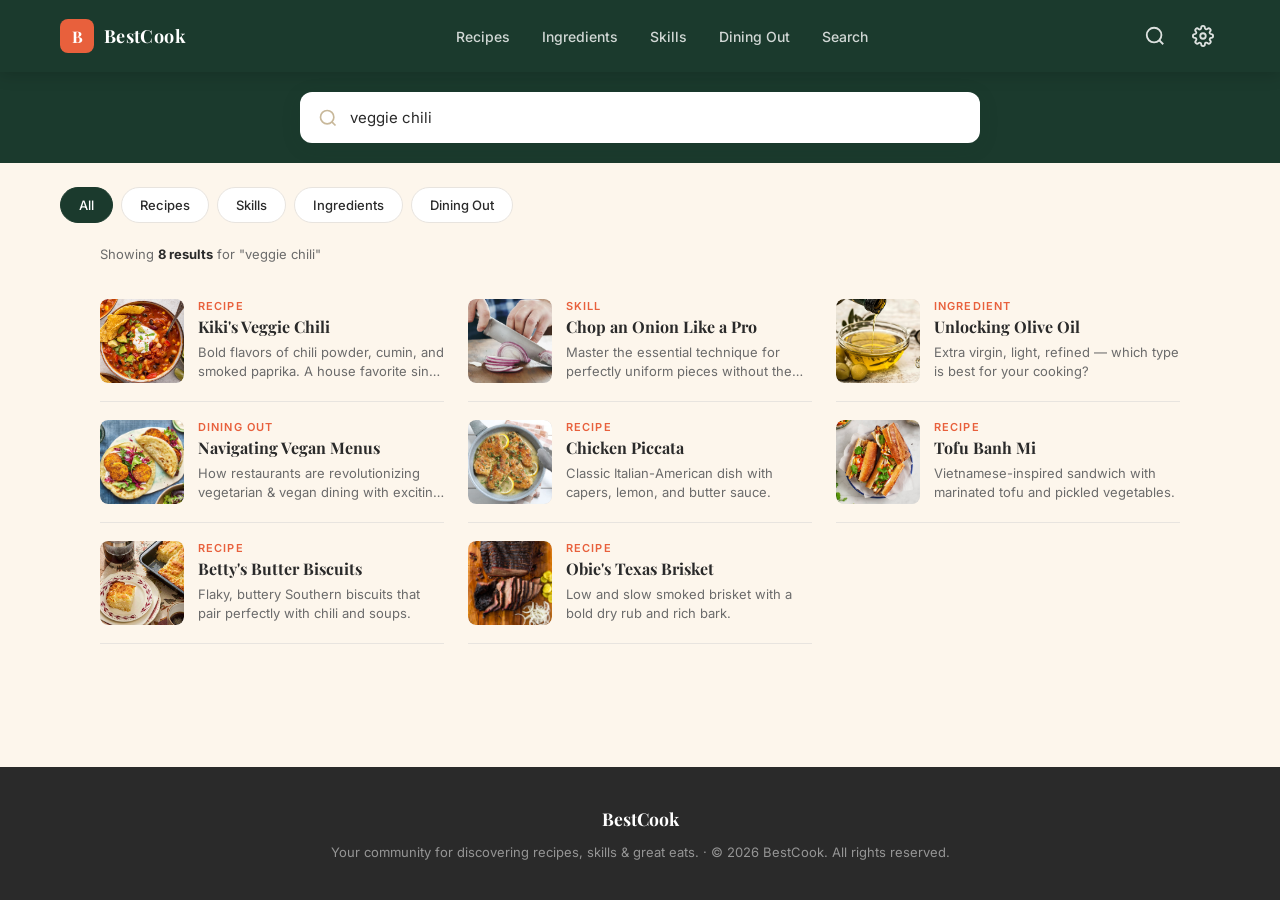
<file: pages/search-results.html>
<!DOCTYPE html>
<html lang="en">
<head>
  <meta charset="UTF-8" />
  <meta name="viewport" content="width=device-width, initial-scale=1.0" />
  <title>BestCook — Search Results</title>
  <link rel="stylesheet" href="../styles/style.css" />
</head>
<body>
<!-- ════ NAV ════ -->
<nav class="navbar">
  <div class="navbar-inner">
    <a href="../index.html" class="nav-logo">
      <div class="nav-logo-mark">B</div>
      <span class="nav-logo-text">BestCook</span>
    </a>
    <ul class="nav-links">
      <li><a href="recipe.html">Recipes</a></li>
      <li><a href="ingredients.html">Ingredients</a></li>
      <li><a href="skills.html">Skills</a></li>
      <li><a href="dining.html">Dining Out</a></li>
      <li><a href="search.html">Search</a></li>
    </ul>
    <div class="nav-icons">
      <button class="nav-icon-btn" id="searchBtn" aria-label="Search">
        <svg xmlns="http://www.w3.org/2000/svg" fill="none" viewBox="0 0 24 24" stroke="currentColor" stroke-width="2"><circle cx="11" cy="11" r="8"/><line x1="21" y1="21" x2="16.65" y2="16.65"/></svg>
      </button>
      <button class="nav-icon-btn" aria-label="Settings">
        <svg xmlns="http://www.w3.org/2000/svg" fill="none" viewBox="0 0 24 24" stroke="currentColor" stroke-width="2"><circle cx="12" cy="12" r="3"/><path d="M19.4 15a1.65 1.65 0 0 0 .33 1.82l.06.06a2 2 0 0 1-2.83 2.83l-.06-.06a1.65 1.65 0 0 0-1.82-.33 1.65 1.65 0 0 0-1 1.51V21a2 2 0 0 1-4 0v-.09A1.65 1.65 0 0 0 9 19.4a1.65 1.65 0 0 0-1.82.33l-.06.06a2 2 0 0 1-2.83-2.83l.06-.06A1.65 1.65 0 0 0 4.68 15a1.65 1.65 0 0 0-1.51-1H3a2 2 0 0 1 0-4h.09A1.65 1.65 0 0 0 4.6 9a1.65 1.65 0 0 0-.33-1.82l-.06-.06a2 2 0 0 1 2.83-2.83l.06.06A1.65 1.65 0 0 0 9 4.68a1.65 1.65 0 0 0 1-1.51V3a2 2 0 0 1 4 0v.09a1.65 1.65 0 0 0 1 1.51 1.65 1.65 0 0 0 1.82-.33l.06-.06a2 2 0 0 1 2.83 2.83l-.06.06A1.65 1.65 0 0 0 19.4 9a1.65 1.65 0 0 0 1.51 1H21a2 2 0 0 1 0 4h-.09a1.65 1.65 0 0 0-1.51 1z"/></svg>
      </button>
      <button class="nav-icon-btn" id="hamburgerBtn" aria-label="Menu">
        <svg xmlns="http://www.w3.org/2000/svg" fill="none" viewBox="0 0 24 24" stroke="currentColor" stroke-width="2"><line x1="3" y1="6" x2="21" y2="6"/><line x1="3" y1="12" x2="21" y2="12"/><line x1="3" y1="18" x2="21" y2="18"/></svg>
      </button>
    </div>
  </div>
</nav>

<!-- ════ OVERLAY MENU ════ -->
<div class="overlay-menu" id="overlayMenu" role="dialog" aria-modal="true">
  <div class="overlay-header">
    <a href="../index.html" class="nav-logo"><div class="nav-logo-mark">B</div><span class="nav-logo-text">BestCook</span></a>
    <button class="overlay-close" id="overlayClose" aria-label="Close menu"><svg xmlns="http://www.w3.org/2000/svg" fill="none" viewBox="0 0 24 24" stroke="currentColor" stroke-width="2"><line x1="18" y1="6" x2="6" y2="18"/><line x1="6" y1="6" x2="18" y2="18"/></svg></button>
  </div>
  <ul class="overlay-nav">
    <li><a href="recipe.html">Recipes <svg xmlns="http://www.w3.org/2000/svg" fill="none" viewBox="0 0 24 24" stroke="currentColor" stroke-width="2"><polyline points="9 18 15 12 9 6"/></svg></a></li>
    <li><a href="ingredients.html">Ingredients <svg xmlns="http://www.w3.org/2000/svg" fill="none" viewBox="0 0 24 24" stroke="currentColor" stroke-width="2"><polyline points="9 18 15 12 9 6"/></svg></a></li>
    <li><a href="skills.html">Skills <svg xmlns="http://www.w3.org/2000/svg" fill="none" viewBox="0 0 24 24" stroke="currentColor" stroke-width="2"><polyline points="9 18 15 12 9 6"/></svg></a></li>
    <li><a href="dining.html">Dining Out <svg xmlns="http://www.w3.org/2000/svg" fill="none" viewBox="0 0 24 24" stroke="currentColor" stroke-width="2"><polyline points="9 18 15 12 9 6"/></svg></a></li>
    <li><a href="search.html">Search <svg xmlns="http://www.w3.org/2000/svg" fill="none" viewBox="0 0 24 24" stroke="currentColor" stroke-width="2"><polyline points="9 18 15 12 9 6"/></svg></a></li>
  </ul>
  <div class="overlay-footer">© 2026 BestCook. All rights reserved.</div>
</div>

<!-- ════ SEARCH OVERLAY ════ -->
<div class="search-overlay" id="searchOverlay" role="dialog" aria-modal="true">
  <button class="search-overlay-close" id="searchClose" aria-label="Close search"><svg xmlns="http://www.w3.org/2000/svg" fill="none" viewBox="0 0 24 24" stroke="currentColor" stroke-width="2"><line x1="18" y1="6" x2="6" y2="18"/><line x1="6" y1="6" x2="18" y2="18"/></svg></button>
  <div class="search-overlay-inner">
    <div class="search-input-wrap">
      <svg xmlns="http://www.w3.org/2000/svg" fill="none" viewBox="0 0 24 24" stroke="currentColor" stroke-width="2"><circle cx="11" cy="11" r="8"/><line x1="21" y1="21" x2="16.65" y2="16.65"/></svg>
      <input type="text" id="searchInput" placeholder="Search recipes, skills, ingredients…" />
    </div>
    <div class="search-suggestions">
      <p>Popular searches</p>
      <div class="search-tags">
        <a href="search-results.html" class="search-tag">Veggie Chili</a>
        <a href="search-results.html" class="search-tag">Pasta</a>
        <a href="search-results.html" class="search-tag">Olive Oil</a>
        <a href="search-results.html" class="search-tag">Quick dinners</a>
        <a href="search-results.html" class="search-tag">Vegan</a>
        <a href="search-results.html" class="search-tag">Baking</a>
      </div>
    </div>
  </div>
</div>

<main class="page-content">
  <div style="background:var(--green);padding:20px var(--side-pad);">
    <div style="max-width:680px;margin:0 auto;">
      <div class="search-bar">
        <svg xmlns="http://www.w3.org/2000/svg" fill="none" viewBox="0 0 24 24" stroke="currentColor" stroke-width="2"><circle cx="11" cy="11" r="8"/><line x1="21" y1="21" x2="16.65" y2="16.65"/></svg>
        <input type="text" id="mainSearchInput" value="veggie chili" />
      </div>
    </div>
  </div>
  <div class="category-chips">
    <a href="#" class="chip active">All</a>
    <a href="#" class="chip">Recipes</a>
    <a href="#" class="chip">Skills</a>
    <a href="#" class="chip">Ingredients</a>
    <a href="#" class="chip">Dining Out</a>
  </div>
  <div class="results-layout" style="padding-top:20px;padding-bottom:40px;">
    <p style="font-size:.8125rem;color:var(--gray);margin-bottom:16px;">Showing <strong style="color:var(--charcoal);">8 results</strong> for "veggie chili"</p>
    <div class="results-grid">
      <a href="recipe.html" class="result-card">
        <div class="result-card-img"><img src="../images/vegetarian-chili-hero.jpg" alt="Kiki's Veggie Chili" loading="lazy" style="width:100%;height:100%;object-fit:cover;border-radius:var(--radius-sm);" /></div>
        <div class="result-card-body"><div class="result-card-tag">Recipe</div><div class="result-card-title">Kiki's Veggie Chili</div><div class="result-card-desc">Bold flavors of chili powder, cumin, and smoked paprika. A house favorite since 2005.</div></div>
      </a>
      <a href="skills.html" class="result-card">
        <div class="result-card-img"><img src="../images/chopping-skills.png" alt="Chop an Onion Like a Pro" loading="lazy" style="width:100%;height:100%;object-fit:cover;border-radius:var(--radius-sm);" /></div>
        <div class="result-card-body"><div class="result-card-tag">Skill</div><div class="result-card-title">Chop an Onion Like a Pro</div><div class="result-card-desc">Master the essential technique for perfectly uniform pieces without the tears.</div></div>
      </a>
      <a href="ingredients.html" class="result-card">
        <div class="result-card-img"><img src="../images/olive-oil.jpg" alt="Unlocking Olive Oil" loading="lazy" style="width:100%;height:100%;object-fit:cover;border-radius:var(--radius-sm);" /></div>
        <div class="result-card-body"><div class="result-card-tag">Ingredient</div><div class="result-card-title">Unlocking Olive Oil</div><div class="result-card-desc">Extra virgin, light, refined — which type is best for your cooking?</div></div>
      </a>
      <a href="dining.html" class="result-card">
        <div class="result-card-img"><img src="../images/vegan-food.jpg" alt="Navigating Vegan Menus" loading="lazy" style="width:100%;height:100%;object-fit:cover;border-radius:var(--radius-sm);" /></div>
        <div class="result-card-body"><div class="result-card-tag">Dining Out</div><div class="result-card-title">Navigating Vegan Menus</div><div class="result-card-desc">How restaurants are revolutionizing vegetarian &amp; vegan dining with exciting new menus.</div></div>
      </a>
      <a href="#" class="result-card">
        <div class="result-card-img"><img src="../images/chicken-piccata.jpg" alt="Chicken Piccata" loading="lazy" style="width:100%;height:100%;object-fit:cover;border-radius:var(--radius-sm);" /></div>
        <div class="result-card-body"><div class="result-card-tag">Recipe</div><div class="result-card-title">Chicken Piccata</div><div class="result-card-desc">Classic Italian-American dish with capers, lemon, and butter sauce.</div></div>
      </a>
      <a href="#" class="result-card">
        <div class="result-card-img"><img src="../images/banh-mi.jpg" alt="Tofu Banh Mi" loading="lazy" style="width:100%;height:100%;object-fit:cover;border-radius:var(--radius-sm);" /></div>
        <div class="result-card-body"><div class="result-card-tag">Recipe</div><div class="result-card-title">Tofu Banh Mi</div><div class="result-card-desc">Vietnamese-inspired sandwich with marinated tofu and pickled vegetables.</div></div>
      </a>
      <a href="#" class="result-card">
        <div class="result-card-img"><img src="../images/butter-biscuits.jpg" alt="Betty's Butter Biscuits" loading="lazy" style="width:100%;height:100%;object-fit:cover;border-radius:var(--radius-sm);" /></div>
        <div class="result-card-body"><div class="result-card-tag">Recipe</div><div class="result-card-title">Betty's Butter Biscuits</div><div class="result-card-desc">Flaky, buttery Southern biscuits that pair perfectly with chili and soups.</div></div>
      </a>
      <a href="#" class="result-card">
        <div class="result-card-img"><img src="../images/texas-brisket.png" alt="Obie's Texas Brisket" loading="lazy" style="width:100%;height:100%;object-fit:cover;border-radius:var(--radius-sm);" /></div>
        <div class="result-card-body"><div class="result-card-tag">Recipe</div><div class="result-card-title">Obie's Texas Brisket</div><div class="result-card-desc">Low and slow smoked brisket with a bold dry rub and rich bark.</div></div>
      </a>
    </div>
  </div>
</main>
<footer class="site-footer">
  <div class="site-footer-inner">
    <strong>BestCook</strong>
    Your community for discovering recipes, skills &amp; great eats. · © 2026 BestCook. All rights reserved.
  </div>
</footer>
<script src="../js/nav.js"></script>
</body>
</html>
</file>
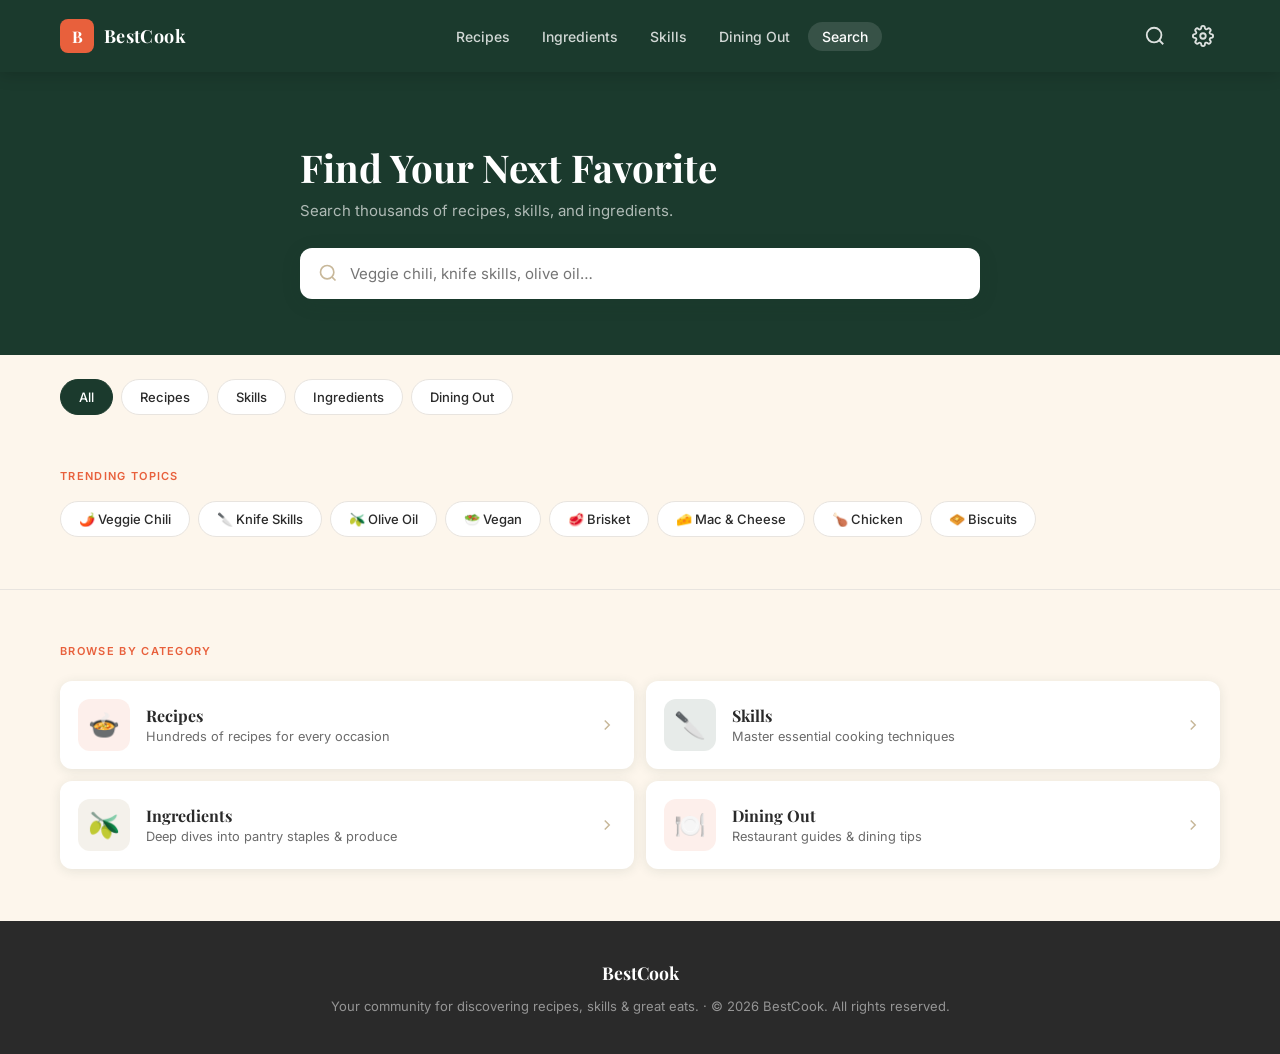
<file: pages/search.html>
<!DOCTYPE html>
<html lang="en">
<head>
  <meta charset="UTF-8" />
  <meta name="viewport" content="width=device-width, initial-scale=1.0" />
  <title>BestCook — Search</title>
  <link rel="stylesheet" href="../styles/style.css" />
</head>
<body>
<!-- ════ NAV ════ -->
<nav class="navbar">
  <div class="navbar-inner">
    <a href="../index.html" class="nav-logo">
      <div class="nav-logo-mark">B</div>
      <span class="nav-logo-text">BestCook</span>
    </a>
    <ul class="nav-links">
      <li><a href="recipe.html">Recipes</a></li>
      <li><a href="ingredients.html">Ingredients</a></li>
      <li><a href="skills.html">Skills</a></li>
      <li><a href="dining.html">Dining Out</a></li>
      <li><a href="search.html">Search</a></li>
    </ul>
    <div class="nav-icons">
      <button class="nav-icon-btn" id="searchBtn" aria-label="Search">
        <svg xmlns="http://www.w3.org/2000/svg" fill="none" viewBox="0 0 24 24" stroke="currentColor" stroke-width="2"><circle cx="11" cy="11" r="8"/><line x1="21" y1="21" x2="16.65" y2="16.65"/></svg>
      </button>
      <button class="nav-icon-btn" aria-label="Settings">
        <svg xmlns="http://www.w3.org/2000/svg" fill="none" viewBox="0 0 24 24" stroke="currentColor" stroke-width="2"><circle cx="12" cy="12" r="3"/><path d="M19.4 15a1.65 1.65 0 0 0 .33 1.82l.06.06a2 2 0 0 1-2.83 2.83l-.06-.06a1.65 1.65 0 0 0-1.82-.33 1.65 1.65 0 0 0-1 1.51V21a2 2 0 0 1-4 0v-.09A1.65 1.65 0 0 0 9 19.4a1.65 1.65 0 0 0-1.82.33l-.06.06a2 2 0 0 1-2.83-2.83l.06-.06A1.65 1.65 0 0 0 4.68 15a1.65 1.65 0 0 0-1.51-1H3a2 2 0 0 1 0-4h.09A1.65 1.65 0 0 0 4.6 9a1.65 1.65 0 0 0-.33-1.82l-.06-.06a2 2 0 0 1 2.83-2.83l.06.06A1.65 1.65 0 0 0 9 4.68a1.65 1.65 0 0 0 1-1.51V3a2 2 0 0 1 4 0v.09a1.65 1.65 0 0 0 1 1.51 1.65 1.65 0 0 0 1.82-.33l.06-.06a2 2 0 0 1 2.83 2.83l-.06.06A1.65 1.65 0 0 0 19.4 9a1.65 1.65 0 0 0 1.51 1H21a2 2 0 0 1 0 4h-.09a1.65 1.65 0 0 0-1.51 1z"/></svg>
      </button>
      <button class="nav-icon-btn" id="hamburgerBtn" aria-label="Menu">
        <svg xmlns="http://www.w3.org/2000/svg" fill="none" viewBox="0 0 24 24" stroke="currentColor" stroke-width="2"><line x1="3" y1="6" x2="21" y2="6"/><line x1="3" y1="12" x2="21" y2="12"/><line x1="3" y1="18" x2="21" y2="18"/></svg>
      </button>
    </div>
  </div>
</nav>

<!-- ════ OVERLAY MENU ════ -->
<div class="overlay-menu" id="overlayMenu" role="dialog" aria-modal="true">
  <div class="overlay-header">
    <a href="../index.html" class="nav-logo"><div class="nav-logo-mark">B</div><span class="nav-logo-text">BestCook</span></a>
    <button class="overlay-close" id="overlayClose" aria-label="Close menu"><svg xmlns="http://www.w3.org/2000/svg" fill="none" viewBox="0 0 24 24" stroke="currentColor" stroke-width="2"><line x1="18" y1="6" x2="6" y2="18"/><line x1="6" y1="6" x2="18" y2="18"/></svg></button>
  </div>
  <ul class="overlay-nav">
    <li><a href="recipe.html">Recipes <svg xmlns="http://www.w3.org/2000/svg" fill="none" viewBox="0 0 24 24" stroke="currentColor" stroke-width="2"><polyline points="9 18 15 12 9 6"/></svg></a></li>
    <li><a href="ingredients.html">Ingredients <svg xmlns="http://www.w3.org/2000/svg" fill="none" viewBox="0 0 24 24" stroke="currentColor" stroke-width="2"><polyline points="9 18 15 12 9 6"/></svg></a></li>
    <li><a href="skills.html">Skills <svg xmlns="http://www.w3.org/2000/svg" fill="none" viewBox="0 0 24 24" stroke="currentColor" stroke-width="2"><polyline points="9 18 15 12 9 6"/></svg></a></li>
    <li><a href="dining.html">Dining Out <svg xmlns="http://www.w3.org/2000/svg" fill="none" viewBox="0 0 24 24" stroke="currentColor" stroke-width="2"><polyline points="9 18 15 12 9 6"/></svg></a></li>
    <li><a href="search.html">Search <svg xmlns="http://www.w3.org/2000/svg" fill="none" viewBox="0 0 24 24" stroke="currentColor" stroke-width="2"><polyline points="9 18 15 12 9 6"/></svg></a></li>
  </ul>
  <div class="overlay-footer">© 2026 BestCook. All rights reserved.</div>
</div>

<!-- ════ SEARCH OVERLAY ════ -->
<div class="search-overlay" id="searchOverlay" role="dialog" aria-modal="true">
  <button class="search-overlay-close" id="searchClose" aria-label="Close search"><svg xmlns="http://www.w3.org/2000/svg" fill="none" viewBox="0 0 24 24" stroke="currentColor" stroke-width="2"><line x1="18" y1="6" x2="6" y2="18"/><line x1="6" y1="6" x2="18" y2="18"/></svg></button>
  <div class="search-overlay-inner">
    <div class="search-input-wrap">
      <svg xmlns="http://www.w3.org/2000/svg" fill="none" viewBox="0 0 24 24" stroke="currentColor" stroke-width="2"><circle cx="11" cy="11" r="8"/><line x1="21" y1="21" x2="16.65" y2="16.65"/></svg>
      <input type="text" id="searchInput" placeholder="Search recipes, skills, ingredients…" />
    </div>
    <div class="search-suggestions">
      <p>Popular searches</p>
      <div class="search-tags">
        <a href="search-results.html" class="search-tag">Veggie Chili</a>
        <a href="search-results.html" class="search-tag">Pasta</a>
        <a href="search-results.html" class="search-tag">Olive Oil</a>
        <a href="search-results.html" class="search-tag">Quick dinners</a>
        <a href="search-results.html" class="search-tag">Vegan</a>
        <a href="search-results.html" class="search-tag">Baking</a>
      </div>
    </div>
  </div>
</div>

<main class="page-content">
  <div class="search-hero">
    <div class="search-hero-inner">
      <h1>Find Your Next Favorite</h1>
      <p>Search thousands of recipes, skills, and ingredients.</p>
      <a href="search-results.html" style="display:block;">
        <div class="search-bar">
          <svg xmlns="http://www.w3.org/2000/svg" fill="none" viewBox="0 0 24 24" stroke="currentColor" stroke-width="2"><circle cx="11" cy="11" r="8"/><line x1="21" y1="21" x2="16.65" y2="16.65"/></svg>
          <input type="text" id="mainSearchInput" placeholder="Veggie chili, knife skills, olive oil…" />
        </div>
      </a>
    </div>
  </div>

  <div class="category-chips">
    <a href="search-results.html" class="chip active">All</a>
    <a href="search-results.html" class="chip">Recipes</a>
    <a href="search-results.html" class="chip">Skills</a>
    <a href="search-results.html" class="chip">Ingredients</a>
    <a href="search-results.html" class="chip">Dining Out</a>
  </div>

  <section class="section">
    <div class="section-inner">
      <p class="section-label" style="margin-bottom:16px;">Trending Topics</p>
      <div style="display:flex;flex-wrap:wrap;gap:8px;">
        <a href="search-results.html" class="chip">🌶️ Veggie Chili</a>
        <a href="search-results.html" class="chip">🔪 Knife Skills</a>
        <a href="search-results.html" class="chip">🫒 Olive Oil</a>
        <a href="search-results.html" class="chip">🥗 Vegan</a>
        <a href="search-results.html" class="chip">🥩 Brisket</a>
        <a href="search-results.html" class="chip">🧀 Mac &amp; Cheese</a>
        <a href="search-results.html" class="chip">🍗 Chicken</a>
        <a href="search-results.html" class="chip">🧇 Biscuits</a>
      </div>
    </div>
  </section>

  <section class="section" style="border-top:1px solid var(--gray-lt);">
    <div class="section-inner">
      <p class="section-label" style="margin-bottom:20px;">Browse by Category</p>
      <div class="browse-grid">
        <a href="recipe.html" class="browse-card"><div class="browse-icon" style="background:rgba(232,96,60,.1);">🍲</div><div><div class="browse-card-title">Recipes</div><div class="browse-card-desc">Hundreds of recipes for every occasion</div></div><svg xmlns="http://www.w3.org/2000/svg" fill="none" viewBox="0 0 24 24" stroke="currentColor" stroke-width="2"><polyline points="9 18 15 12 9 6"/></svg></a>
        <a href="skills.html" class="browse-card"><div class="browse-icon" style="background:rgba(27,58,45,.1);">🔪</div><div><div class="browse-card-title">Skills</div><div class="browse-card-desc">Master essential cooking techniques</div></div><svg xmlns="http://www.w3.org/2000/svg" fill="none" viewBox="0 0 24 24" stroke="currentColor" stroke-width="2"><polyline points="9 18 15 12 9 6"/></svg></a>
        <a href="ingredients.html" class="browse-card"><div class="browse-icon" style="background:rgba(200,184,154,.2);">🫒</div><div><div class="browse-card-title">Ingredients</div><div class="browse-card-desc">Deep dives into pantry staples &amp; produce</div></div><svg xmlns="http://www.w3.org/2000/svg" fill="none" viewBox="0 0 24 24" stroke="currentColor" stroke-width="2"><polyline points="9 18 15 12 9 6"/></svg></a>
        <a href="dining.html" class="browse-card"><div class="browse-icon" style="background:rgba(232,96,60,.1);">🍽️</div><div><div class="browse-card-title">Dining Out</div><div class="browse-card-desc">Restaurant guides &amp; dining tips</div></div><svg xmlns="http://www.w3.org/2000/svg" fill="none" viewBox="0 0 24 24" stroke="currentColor" stroke-width="2"><polyline points="9 18 15 12 9 6"/></svg></a>
      </div>
    </div>
  </section>
</main>
<footer class="site-footer">
  <div class="site-footer-inner">
    <strong>BestCook</strong>
    Your community for discovering recipes, skills &amp; great eats. · © 2026 BestCook. All rights reserved.
  </div>
</footer>
<script src="../js/nav.js"></script>
</body>
</html>
</file>
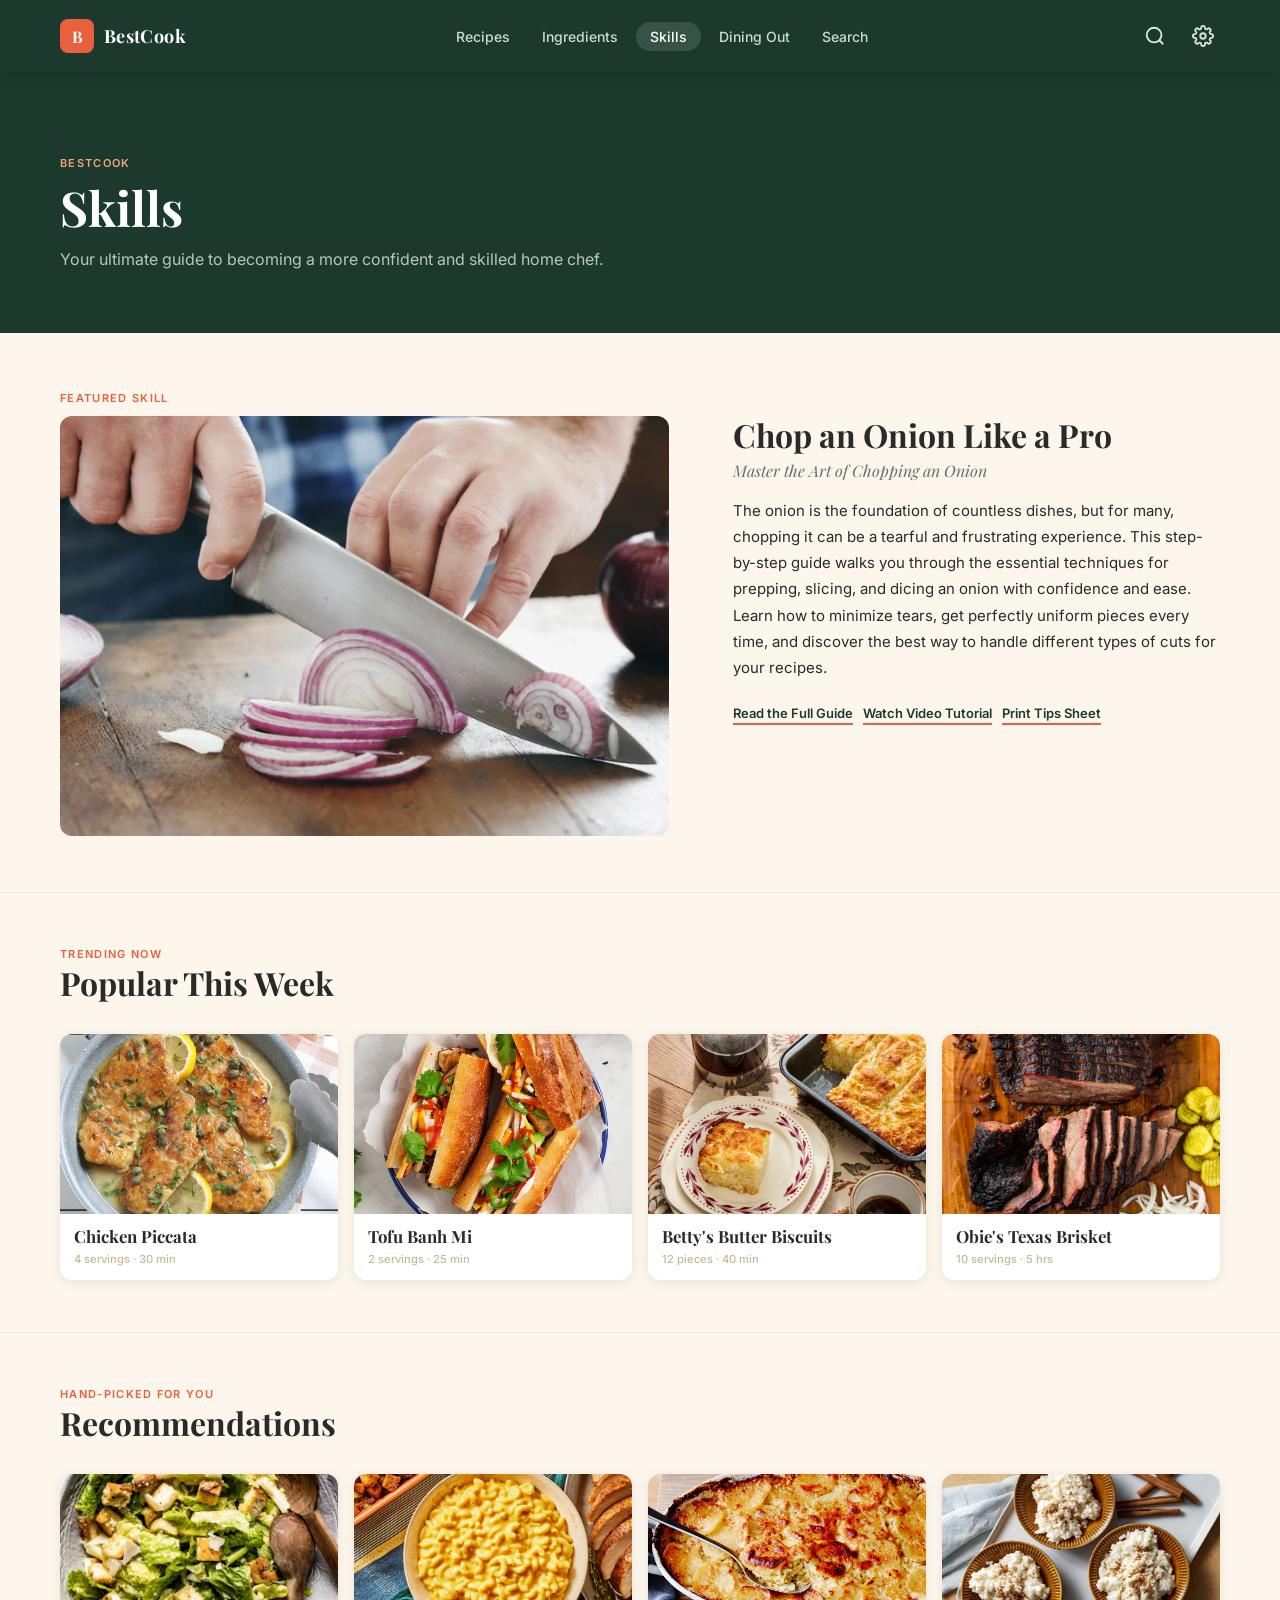
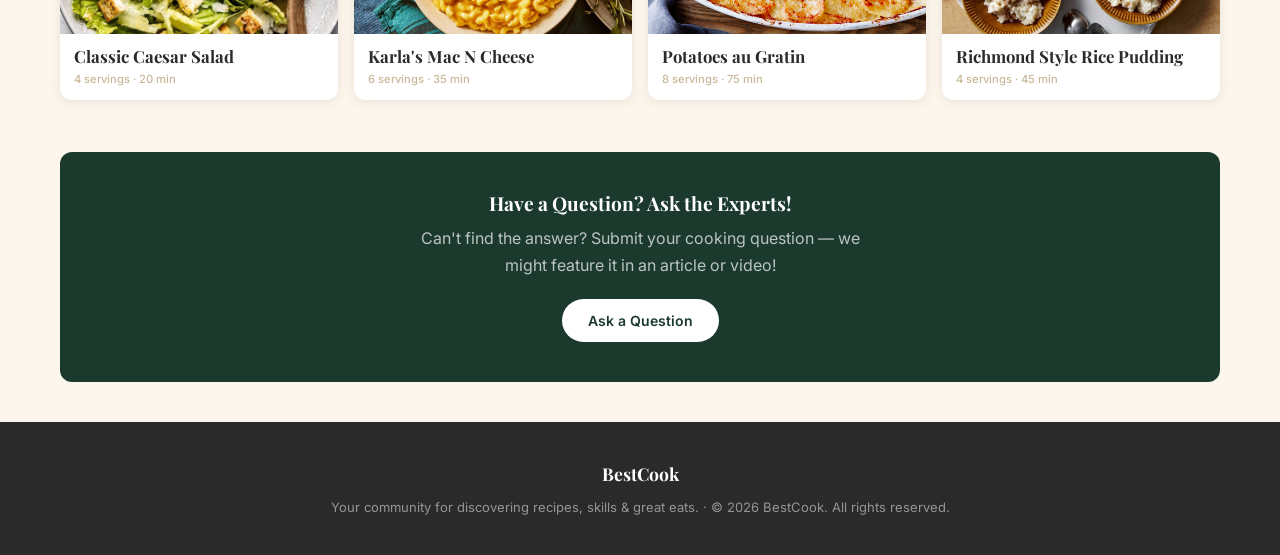
<file: pages/skills.html>
<!DOCTYPE html>
<html lang="en">
<head>
  <meta charset="UTF-8" />
  <meta name="viewport" content="width=device-width, initial-scale=1.0" />
  <title>BestCook — Skills</title>
  <link rel="stylesheet" href="../styles/style.css" />
</head>
<body>
<!-- ════ NAV ════ -->
<nav class="navbar">
  <div class="navbar-inner">
    <a href="../index.html" class="nav-logo">
      <div class="nav-logo-mark">B</div>
      <span class="nav-logo-text">BestCook</span>
    </a>
    <ul class="nav-links">
      <li><a href="recipe.html">Recipes</a></li>
      <li><a href="ingredients.html">Ingredients</a></li>
      <li><a href="skills.html">Skills</a></li>
      <li><a href="dining.html">Dining Out</a></li>
      <li><a href="search.html">Search</a></li>
    </ul>
    <div class="nav-icons">
      <button class="nav-icon-btn" id="searchBtn" aria-label="Search">
        <svg xmlns="http://www.w3.org/2000/svg" fill="none" viewBox="0 0 24 24" stroke="currentColor" stroke-width="2"><circle cx="11" cy="11" r="8"/><line x1="21" y1="21" x2="16.65" y2="16.65"/></svg>
      </button>
      <button class="nav-icon-btn" aria-label="Settings">
        <svg xmlns="http://www.w3.org/2000/svg" fill="none" viewBox="0 0 24 24" stroke="currentColor" stroke-width="2"><circle cx="12" cy="12" r="3"/><path d="M19.4 15a1.65 1.65 0 0 0 .33 1.82l.06.06a2 2 0 0 1-2.83 2.83l-.06-.06a1.65 1.65 0 0 0-1.82-.33 1.65 1.65 0 0 0-1 1.51V21a2 2 0 0 1-4 0v-.09A1.65 1.65 0 0 0 9 19.4a1.65 1.65 0 0 0-1.82.33l-.06.06a2 2 0 0 1-2.83-2.83l.06-.06A1.65 1.65 0 0 0 4.68 15a1.65 1.65 0 0 0-1.51-1H3a2 2 0 0 1 0-4h.09A1.65 1.65 0 0 0 4.6 9a1.65 1.65 0 0 0-.33-1.82l-.06-.06a2 2 0 0 1 2.83-2.83l.06.06A1.65 1.65 0 0 0 9 4.68a1.65 1.65 0 0 0 1-1.51V3a2 2 0 0 1 4 0v.09a1.65 1.65 0 0 0 1 1.51 1.65 1.65 0 0 0 1.82-.33l.06-.06a2 2 0 0 1 2.83 2.83l-.06.06A1.65 1.65 0 0 0 19.4 9a1.65 1.65 0 0 0 1.51 1H21a2 2 0 0 1 0 4h-.09a1.65 1.65 0 0 0-1.51 1z"/></svg>
      </button>
      <button class="nav-icon-btn" id="hamburgerBtn" aria-label="Menu">
        <svg xmlns="http://www.w3.org/2000/svg" fill="none" viewBox="0 0 24 24" stroke="currentColor" stroke-width="2"><line x1="3" y1="6" x2="21" y2="6"/><line x1="3" y1="12" x2="21" y2="12"/><line x1="3" y1="18" x2="21" y2="18"/></svg>
      </button>
    </div>
  </div>
</nav>

<!-- ════ OVERLAY MENU ════ -->
<div class="overlay-menu" id="overlayMenu" role="dialog" aria-modal="true">
  <div class="overlay-header">
    <a href="../index.html" class="nav-logo"><div class="nav-logo-mark">B</div><span class="nav-logo-text">BestCook</span></a>
    <button class="overlay-close" id="overlayClose" aria-label="Close menu"><svg xmlns="http://www.w3.org/2000/svg" fill="none" viewBox="0 0 24 24" stroke="currentColor" stroke-width="2"><line x1="18" y1="6" x2="6" y2="18"/><line x1="6" y1="6" x2="18" y2="18"/></svg></button>
  </div>
  <ul class="overlay-nav">
    <li><a href="recipe.html">Recipes <svg xmlns="http://www.w3.org/2000/svg" fill="none" viewBox="0 0 24 24" stroke="currentColor" stroke-width="2"><polyline points="9 18 15 12 9 6"/></svg></a></li>
    <li><a href="ingredients.html">Ingredients <svg xmlns="http://www.w3.org/2000/svg" fill="none" viewBox="0 0 24 24" stroke="currentColor" stroke-width="2"><polyline points="9 18 15 12 9 6"/></svg></a></li>
    <li><a href="skills.html">Skills <svg xmlns="http://www.w3.org/2000/svg" fill="none" viewBox="0 0 24 24" stroke="currentColor" stroke-width="2"><polyline points="9 18 15 12 9 6"/></svg></a></li>
    <li><a href="dining.html">Dining Out <svg xmlns="http://www.w3.org/2000/svg" fill="none" viewBox="0 0 24 24" stroke="currentColor" stroke-width="2"><polyline points="9 18 15 12 9 6"/></svg></a></li>
    <li><a href="search.html">Search <svg xmlns="http://www.w3.org/2000/svg" fill="none" viewBox="0 0 24 24" stroke="currentColor" stroke-width="2"><polyline points="9 18 15 12 9 6"/></svg></a></li>
  </ul>
  <div class="overlay-footer">© 2026 BestCook. All rights reserved.</div>
</div>

<!-- ════ SEARCH OVERLAY ════ -->
<div class="search-overlay" id="searchOverlay" role="dialog" aria-modal="true">
  <button class="search-overlay-close" id="searchClose" aria-label="Close search"><svg xmlns="http://www.w3.org/2000/svg" fill="none" viewBox="0 0 24 24" stroke="currentColor" stroke-width="2"><line x1="18" y1="6" x2="6" y2="18"/><line x1="6" y1="6" x2="18" y2="18"/></svg></button>
  <div class="search-overlay-inner">
    <div class="search-input-wrap">
      <svg xmlns="http://www.w3.org/2000/svg" fill="none" viewBox="0 0 24 24" stroke="currentColor" stroke-width="2"><circle cx="11" cy="11" r="8"/><line x1="21" y1="21" x2="16.65" y2="16.65"/></svg>
      <input type="text" id="searchInput" placeholder="Search recipes, skills, ingredients…" />
    </div>
    <div class="search-suggestions">
      <p>Popular searches</p>
      <div class="search-tags">
        <a href="search-results.html" class="search-tag">Veggie Chili</a>
        <a href="search-results.html" class="search-tag">Pasta</a>
        <a href="search-results.html" class="search-tag">Olive Oil</a>
        <a href="search-results.html" class="search-tag">Quick dinners</a>
        <a href="search-results.html" class="search-tag">Vegan</a>
        <a href="search-results.html" class="search-tag">Baking</a>
      </div>
    </div>
  </div>
</div>

<main class="page-content">
  <div class="page-header">
    <div class="page-header-inner">
      <p class="section-label">BestCook</p>
      <h1>Skills</h1>
      <p>Your ultimate guide to becoming a more confident and skilled home chef.</p>
    </div>
  </div>

  <div class="story-block">
    <div class="story-block-inner">
      <p class="section-label" style="margin-bottom:8px;">Featured Skill</p>
      <div class="story-layout">
        <div class="story-img">
          <img src="../images/chopping-skills.png" alt="Chop an Onion Like a Pro" loading="lazy" />
        </div>
        <div class="story-text">
          <h2>Chop an Onion Like a Pro</h2>
          <h4 style="margin-bottom:18px;">Master the Art of Chopping an Onion</h4>
          <p>The onion is the foundation of countless dishes, but for many, chopping it can be a tearful and frustrating experience. This step-by-step guide walks you through the essential techniques for prepping, slicing, and dicing an onion with confidence and ease. Learn how to minimize tears, get perfectly uniform pieces every time, and discover the best way to handle different types of cuts for your recipes.</p>
          <div class="story-links"><a href="#" class="story-link">Read the Full Guide</a><a href="#" class="story-link">Watch Video Tutorial</a><a href="#" class="story-link">Print Tips Sheet</a></div>
        </div>
      </div>
    </div>
  </div>

  <section class="section" style="border-top:1px solid var(--gray-lt);">
    <div class="section-inner">
      <div class="section-head"><div><p class="section-label">Trending Now</p><h2>Popular This Week</h2></div></div>
      <div class="card-row"><div class="recipe-card"><div class="recipe-card-img"><img src="../images/chicken-piccata.jpg" alt="Chicken Piccata" loading="lazy" /></div>
      <div class="recipe-card-body"><div class="recipe-card-title">Chicken Piccata</div><div class="recipe-card-meta">4 servings · 30 min</div></div></div>
        <div class="recipe-card"><div class="recipe-card-img"><img src="../images/banh-mi.jpg" alt="Tofu Banh Mi" loading="lazy" /></div>
      <div class="recipe-card-body"><div class="recipe-card-title">Tofu Banh Mi</div><div class="recipe-card-meta">2 servings · 25 min</div></div></div>
        <div class="recipe-card"><div class="recipe-card-img"><img src="../images/butter-biscuits.jpg" alt="Betty's Butter Biscuits" loading="lazy" /></div>
      <div class="recipe-card-body"><div class="recipe-card-title">Betty's Butter Biscuits</div><div class="recipe-card-meta">12 pieces · 40 min</div></div></div>
        <div class="recipe-card"><div class="recipe-card-img"><img src="../images/texas-brisket.png" alt="Obie's Texas Brisket" loading="lazy" /></div>
      <div class="recipe-card-body"><div class="recipe-card-title">Obie's Texas Brisket</div><div class="recipe-card-meta">10 servings · 5 hrs</div></div></div></div>
    </div>
  </section>

  <section class="section">
    <div class="section-inner">
      <div class="section-head"><div><p class="section-label">Hand-Picked for You</p><h2>Recommendations</h2></div></div>
      <div class="card-row"><div class="recipe-card featured"><div class="recipe-card-img"><img src="../images/classic-cesar-salad.jpg" alt="Classic Caesar Salad" loading="lazy" /></div>
      <div class="recipe-card-body"><div class="recipe-card-title">Classic Caesar Salad</div><div class="recipe-card-meta">4 servings · 20 min</div></div></div>
        <div class="recipe-card featured"><div class="recipe-card-img"><img src="../images/mac-n-cheese.jpg" alt="Karla's Mac N Cheese" loading="lazy" /></div>
      <div class="recipe-card-body"><div class="recipe-card-title">Karla's Mac N Cheese</div><div class="recipe-card-meta">6 servings · 35 min</div></div></div>
        <div class="recipe-card featured"><div class="recipe-card-img"><img src="../images/au-gratin.jpg" alt="Potatoes au Gratin" loading="lazy" /></div>
      <div class="recipe-card-body"><div class="recipe-card-title">Potatoes au Gratin</div><div class="recipe-card-meta">8 servings · 75 min</div></div></div>
        <div class="recipe-card featured"><div class="recipe-card-img"><img src="../images/rice-pudding.jpeg" alt="Richmond Style Rice Pudding" loading="lazy" /></div>
      <div class="recipe-card-body"><div class="recipe-card-title">Richmond Style Rice Pudding</div><div class="recipe-card-meta">4 servings · 45 min</div></div></div></div>
    </div>
  </section>

  <div style="padding:0 var(--side-pad) 40px;">
    <div style="max-width:var(--content-max);margin:0 auto;background:var(--green);border-radius:var(--radius);padding:40px 32px;text-align:center;">
      <h3 style="color:var(--white);margin-bottom:10px;">Have a Question? Ask the Experts!</h3>
      <p style="color:rgba(255,255,255,.7);margin-bottom:20px;max-width:480px;margin-left:auto;margin-right:auto;">Can't find the answer? Submit your cooking question — we might feature it in an article or video!</p>
      <a href="#" class="btn-white">Ask a Question</a>
    </div>
  </div>
</main>
<footer class="site-footer">
  <div class="site-footer-inner">
    <strong>BestCook</strong>
    Your community for discovering recipes, skills &amp; great eats. · © 2026 BestCook. All rights reserved.
  </div>
</footer>
<script src="../js/nav.js"></script>
</body>
</html>
</file>
<file: styles/style.css>
/* ============================================================
   BestCook — Global Styles
   Mobile-first + Responsive (768px tablet, 1024px desktop)
   ============================================================ */

@import url('https://fonts.googleapis.com/css2?family=Playfair+Display:ital,wght@0,400;0,700;1,400&family=Inter:wght@300;400;500;600&display=swap');

/* ── Reset ── */
*, *::before, *::after { box-sizing: border-box; margin: 0; padding: 0; }

:root {
  --green:      #1B3A2D;
  --green-mid:  #2E5E47;
  --cream:      #FDF6EC;
  --orange:     #E8603C;
  --orange-lt:  #F4A27A;
  --tan:        #C8B89A;
  --charcoal:   #2A2A2A;
  --gray:       #6B6B6B;
  --gray-lt:    #E8E4DF;
  --white:      #FFFFFF;

  --ff-display: 'Playfair Display', Georgia, serif;
  --ff-body:    'Inter', system-ui, sans-serif;

  --nav-h:      64px;
  --radius:     12px;
  --radius-sm:  8px;
  --shadow:     0 4px 20px rgba(27,58,45,.12);
  --shadow-card:0 2px 12px rgba(27,58,45,.10);

  /* layout */
  --content-max: 1200px;
  --side-pad:    20px;
}

@media (min-width: 768px)  { :root { --side-pad: 40px; } }
@media (min-width: 1024px) { :root { --nav-h: 72px; --side-pad: 60px; } }

/* ── Base ── */
html { font-size: 16px; -webkit-text-size-adjust: 100%; scroll-behavior: smooth; }

body {
  font-family: var(--ff-body);
  background: var(--cream);
  color: var(--charcoal);
  min-height: 100vh;
  overflow-x: hidden;
  display: flex;
  flex-direction: column;
}

main.page-content {
  flex: 1;
}

img { display: block; width: 100%; object-fit: cover; }
a   { text-decoration: none; color: inherit; }

/* ── Typography ── */
h1,h2,h3,h4 { font-family: var(--ff-display); line-height: 1.2; }
h1 { font-size: clamp(1.75rem, 4vw, 3rem); font-weight: 700; }
h2 { font-size: clamp(1.25rem, 2.5vw, 2rem); font-weight: 700; }
h3 { font-size: clamp(1rem, 1.5vw, 1.25rem); font-weight: 700; }
h4 { font-size: 1rem; font-weight: 400; font-style: italic; }
p  { font-size: .9375rem; line-height: 1.7; color: var(--gray); }

@media (min-width: 1024px) { p { font-size: 1rem; } }

.section-label {
  font-family: var(--ff-body);
  font-size: .6875rem;
  font-weight: 600;
  letter-spacing: .12em;
  text-transform: uppercase;
  color: var(--orange);
}

/* ══════════════════════════════
   LAYOUT WRAPPER
   ══════════════════════════════ */
.site-wrapper {
  max-width: var(--content-max);
  margin: 0 auto;
}

.page-content {
  padding-top: var(--nav-h);
}

/* ══════════════════════════════
   NAV BAR
   ══════════════════════════════ */
.navbar {
  position: fixed;
  top: 0; left: 0; right: 0;
  height: var(--nav-h);
  background: var(--green);
  display: flex;
  align-items: center;
  justify-content: space-between;
  padding: 0 var(--side-pad);
  z-index: 100;
  box-shadow: 0 2px 16px rgba(0,0,0,.18);
}

/* desktop: wider inner nav */
.navbar-inner {
  max-width: var(--content-max);
  width: 100%;
  margin: 0 auto;
  display: flex;
  align-items: center;
  justify-content: space-between;
}

.nav-logo {
  display: flex;
  align-items: center;
  gap: 10px;
  text-decoration: none;
  flex-shrink: 0;
}

.nav-logo-mark {
  width: 34px; height: 34px;
  background: var(--orange);
  border-radius: 8px;
  display: flex; align-items: center; justify-content: center;
  font-family: var(--ff-display);
  font-size: 1rem; font-weight: 700;
  color: var(--white);
}

.nav-logo-text {
  font-family: var(--ff-display);
  font-size: 1.125rem; font-weight: 700;
  color: var(--white);
  letter-spacing: .02em;
}

/* Desktop inline nav links (hidden on mobile) */
.nav-links {
  display: none;
}
@media (min-width: 768px) {
  .nav-links {
    display: flex;
    align-items: center;
    gap: 4px;
    list-style: none;
  }
  .nav-links a {
    color: rgba(255,255,255,.8);
    font-size: .875rem;
    font-weight: 500;
    padding: 6px 14px;
    border-radius: 20px;
    transition: background .2s, color .2s;
  }
  .nav-links a:hover,
  .nav-links a.active {
    background: rgba(255,255,255,.12);
    color: var(--white);
  }
}

.nav-icons {
  display: flex;
  align-items: center;
  gap: 14px;
}

.nav-icon-btn {
  background: none; border: none; cursor: pointer;
  color: var(--white);
  padding: 6px;
  display: flex; align-items: center; justify-content: center;
  opacity: .85;
  transition: opacity .2s;
  border-radius: 6px;
}
.nav-icon-btn:hover { opacity: 1; background: rgba(255,255,255,.1); }
.nav-icon-btn svg { width: 22px; height: 22px; }

/* Hide hamburger on desktop */
@media (min-width: 768px) {
  #hamburgerBtn { display: none; }
}

/* ══════════════════════════════
   OVERLAY MENU  (mobile only)
   ══════════════════════════════ */
.overlay-menu {
  position: fixed; inset: 0;
  background: var(--green);
  z-index: 200;
  display: flex; flex-direction: column;
  padding: 0 32px;
  transform: translateX(100%);
  transition: transform .35s cubic-bezier(.4,0,.2,1);
}
.overlay-menu.open { transform: translateX(0); }

.overlay-header {
  height: var(--nav-h);
  display: flex; align-items: center; justify-content: space-between;
  border-bottom: 1px solid rgba(255,255,255,.12);
  margin-bottom: 40px;
}

.overlay-close {
  background: none; border: none; cursor: pointer;
  color: var(--white); display: flex; align-items: center; padding: 4px;
}
.overlay-close svg { width: 26px; height: 26px; }

.overlay-nav { list-style: none; flex: 1; }
.overlay-nav li { border-bottom: 1px solid rgba(255,255,255,.10); }
.overlay-nav a {
  display: flex; align-items: center; justify-content: space-between;
  padding: 20px 0;
  font-family: var(--ff-display); font-size: 1.5rem;
  color: var(--white); letter-spacing: .01em;
  transition: color .2s;
}
.overlay-nav a:hover { color: var(--orange-lt); }
.overlay-nav a svg { width: 18px; height: 18px; opacity: .5; }

.overlay-footer {
  padding: 32px 0;
  font-size: .8125rem; color: rgba(255,255,255,.4); text-align: center;
}

/* ══════════════════════════════
   SEARCH OVERLAY
   ══════════════════════════════ */
.search-overlay {
  position: fixed; inset: 0;
  background: rgba(27,58,45,.97);
  z-index: 200;
  display: flex; flex-direction: column;
  padding: 28px var(--side-pad);
  transform: translateY(-100%);
  transition: transform .3s cubic-bezier(.4,0,.2,1);
}
.search-overlay.open { transform: translateY(0); }

.search-overlay-inner {
  max-width: 680px;
  margin: 0 auto;
  width: 100%;
}

.search-overlay-close {
  align-self: flex-end;
  background: none; border: none; color: var(--white); cursor: pointer; padding: 4px;
  margin-bottom: 28px;
}
.search-overlay-close svg { width: 26px; height: 26px; }

.search-input-wrap {
  display: flex; align-items: center;
  background: rgba(255,255,255,.1);
  border: 1px solid rgba(255,255,255,.25);
  border-radius: var(--radius);
  padding: 0 18px; gap: 12px;
}
.search-input-wrap svg { color: rgba(255,255,255,.6); flex-shrink:0; width:20px; height:20px; }
.search-input-wrap input {
  flex: 1; background: none; border: none; outline: none;
  color: var(--white); font-family: var(--ff-body);
  font-size: 1.1rem; padding: 18px 0;
}
.search-input-wrap input::placeholder { color: rgba(255,255,255,.4); }

.search-suggestions { margin-top: 32px; }
.search-suggestions p {
  font-size: .75rem; font-weight: 600; letter-spacing: .1em;
  text-transform: uppercase; color: rgba(255,255,255,.45); margin-bottom: 14px;
}
.search-tags { display: flex; flex-wrap: wrap; gap: 8px; }
.search-tag {
  background: rgba(255,255,255,.1);
  border: 1px solid rgba(255,255,255,.2);
  border-radius: 20px; padding: 8px 16px;
  font-size: .875rem; color: rgba(255,255,255,.8);
  cursor: pointer; text-decoration: none;
  transition: background .2s, border-color .2s;
}
.search-tag:hover { background: var(--orange); color: var(--white); border-color: var(--orange); }

/* ══════════════════════════════
   BUTTONS
   ══════════════════════════════ */
.btn-primary {
  display: inline-flex; align-items: center; gap: 8px;
  background: var(--orange); color: var(--white);
  font-family: var(--ff-body); font-size: .9rem; font-weight: 600;
  padding: 13px 26px; border-radius: 30px; border: none;
  cursor: pointer; transition: background .2s, transform .15s;
  text-decoration: none;
}
.btn-primary:hover { background: #d04f2d; transform: translateY(-1px); }
.btn-primary svg { width: 16px; height: 16px; }

.btn-secondary {
  display: inline-flex; align-items: center; gap: 8px;
  background: transparent; color: var(--green);
  font-family: var(--ff-body); font-size: .875rem; font-weight: 600;
  padding: 11px 22px; border-radius: 30px;
  border: 2px solid var(--green);
  cursor: pointer; transition: all .2s; text-decoration: none;
}
.btn-secondary:hover { background: var(--green); color: var(--white); }

.btn-ghost {
  display: inline-flex; align-items: center; gap: 6px;
  background: transparent; color: var(--orange);
  font-family: var(--ff-body); font-size: .8125rem; font-weight: 600;
  padding: 0; border: none; cursor: pointer; text-decoration: none;
  transition: color .2s;
}
.btn-ghost:hover { color: #d04f2d; }
.btn-ghost svg { width: 14px; height: 14px; }

.btn-white {
  display: inline-flex; align-items: center; gap: 8px;
  background: var(--white); color: var(--green);
  font-family: var(--ff-body); font-size: .875rem; font-weight: 600;
  padding: 13px 26px; border-radius: 30px; border: none;
  cursor: pointer; transition: background .2s; text-decoration: none;
}
.btn-white:hover { background: var(--cream); }

/* ══════════════════════════════
   HERO (home)
   ══════════════════════════════ */
.hero {
  position: relative;
  height: 440px;
  overflow: hidden;
  background: var(--green);
}
@media (min-width: 768px)  { .hero { height: 540px; } }
@media (min-width: 1024px) { .hero { height: 640px; } }

.hero-bg {
  width: 100%; height: 100%;
  display: flex; align-items: center; justify-content: center;
  font-size: 6rem;
}

.hero-overlay {
  position: absolute; inset: 0;
  background: linear-gradient(to bottom, rgba(27,58,45,.15) 0%, rgba(27,58,45,.88) 100%);
  display: flex; flex-direction: column; justify-content: flex-end;
  padding: 36px var(--side-pad);
}

.hero-overlay-inner {
  max-width: var(--content-max);
  margin: 0 auto;
  width: 100%;
}

.hero-eyebrow {
  font-size: .75rem; font-weight: 600;
  letter-spacing: .12em; text-transform: uppercase;
  color: var(--orange-lt); margin-bottom: 10px;
}

.hero-title {
  font-family: var(--ff-display);
  font-size: clamp(1.75rem, 4vw, 3.25rem);
  font-weight: 700; color: var(--white); line-height: 1.1;
  margin-bottom: 10px;
  max-width: 600px;
}

.hero-meta {
  font-size: .875rem; color: rgba(255,255,255,.7); margin-bottom: 24px;
}

/* ══════════════════════════════
   SECTIONS
   ══════════════════════════════ */
.section {
  padding: 36px var(--side-pad);
}
@media (min-width: 1024px) { .section { padding: 52px var(--side-pad); } }

.section + .section { border-top: 1px solid var(--gray-lt); }

.section-inner {
  max-width: var(--content-max);
  margin: 0 auto;
}

.section-head {
  display: flex; align-items: flex-end;
  justify-content: space-between;
  margin-bottom: 24px;
}
@media (min-width: 1024px) { .section-head { margin-bottom: 32px; } }

/* ── Card Row (horizontal scroll on mobile, grid on desktop) ── */
.card-row {
  display: flex;
  gap: 16px;
  overflow-x: auto;
  padding-bottom: 8px;
  scroll-snap-type: x mandatory;
  -webkit-overflow-scrolling: touch;
  scrollbar-width: none;
}
.card-row::-webkit-scrollbar { display: none; }

@media (min-width: 768px) {
  .card-row {
    display: grid;
    grid-template-columns: repeat(4, 1fr);
    overflow-x: visible;
    padding-bottom: 0;
  }
}

/* ── Recipe Card ── */
.recipe-card {
  flex: 0 0 160px;
  scroll-snap-align: start;
  background: var(--white);
  border-radius: var(--radius);
  overflow: hidden;
  box-shadow: var(--shadow-card);
  transition: transform .2s, box-shadow .2s;
  text-decoration: none;
  display: block;
}
.recipe-card:hover { transform: translateY(-4px); box-shadow: var(--shadow); }

@media (min-width: 768px) { .recipe-card { flex: none; } }

.recipe-card-img {
  height: 120px; background: var(--gray-lt);
  overflow: hidden; position: relative;
}
@media (min-width: 768px) { .recipe-card-img { height: 160px; } }
@media (min-width: 1024px){ .recipe-card-img { height: 180px; } }

.recipe-card-body { padding: 12px 14px 14px; }

.recipe-card-title {
  font-family: var(--ff-display); font-size: .9375rem;
  font-weight: 700; line-height: 1.3; color: var(--charcoal); margin-bottom: 4px;
}
@media (min-width: 1024px) { .recipe-card-title { font-size: 1.05rem; } }

.recipe-card-meta { font-size: .7rem; color: var(--tan); font-weight: 500; }

.recipe-card.featured { flex: 0 0 240px; }
.recipe-card.featured .recipe-card-img { height: 160px; }
@media (min-width: 768px) {
  .recipe-card.featured { flex: none; }
  .recipe-card.featured .recipe-card-img { height: 160px; }
}

.img-placeholder {
  width: 100%; height: 100%;
  background: var(--gray-lt);
  display: flex; align-items: center; justify-content: center;
  font-size: 2.5rem;
}

/* ══════════════════════════════
   PAGE HEADER (inner pages)
   ══════════════════════════════ */
.page-header {
  background: var(--green);
  padding: 48px var(--side-pad) 40px;
}
@media (min-width: 1024px) { .page-header { padding: 72px var(--side-pad) 60px; } }

.page-header-inner {
  max-width: var(--content-max);
  margin: 0 auto;
}

.page-header .section-label { color: var(--orange-lt); }
.page-header h1 { color: var(--white); margin-top: 6px; }
.page-header p  { color: rgba(255,255,255,.7); margin-top: 10px; max-width: 560px; }

/* ══════════════════════════════
   FEATURED STORY BLOCK
   ══════════════════════════════ */
.story-block {
  padding: 36px var(--side-pad);
}
@media (min-width: 1024px) { .story-block { padding: 56px var(--side-pad); } }

.story-block-inner {
  max-width: var(--content-max);
  margin: 0 auto;
}

/* Desktop: image left, text right */
@media (min-width: 768px) {
  .story-layout {
    display: grid;
    grid-template-columns: 1fr 1fr;
    gap: 48px;
    align-items: start;
  }
}
@media (min-width: 1024px) {
  .story-layout {
    grid-template-columns: 5fr 4fr;
    gap: 64px;
  }
}

.story-img {
  width: 100%; height: 240px;
  border-radius: var(--radius);
  overflow: hidden;
  background: var(--gray-lt);
  display: flex; align-items: center; justify-content: center;
  margin-bottom: 24px;
}
@media (min-width: 768px) {
  .story-img { height: 340px; margin-bottom: 0; }
}
@media (min-width: 1024px) { .story-img { height: 420px; } }

.story-img .img-placeholder { font-size: 4rem; flex-direction: column; gap: 10px; }

.story-text h2 { margin-bottom: 6px; }
.story-text h4 { color: var(--gray); margin-bottom: 18px; }
.story-text p  { color: var(--charcoal); font-size: .9375rem; line-height: 1.75; }

.story-links {
  display: flex; gap: 10px; flex-wrap: wrap; margin-top: 24px;
}
.story-link {
  font-size: .8125rem; color: var(--green); font-weight: 600;
  text-decoration: none;
  border-bottom: 2px solid var(--orange);
  padding-bottom: 2px; transition: color .2s;
}
.story-link:hover { color: var(--orange); }

/* ══════════════════════════════
   RECIPE PAGE
   ══════════════════════════════ */
.recipe-page-layout {
  max-width: var(--content-max);
  margin: 0 auto;
  padding: 0 var(--side-pad);
}

@media (min-width: 1024px) {
  .recipe-page-layout {
    display: grid;
    grid-template-columns: 1fr 360px;
    gap: 56px;
    align-items: start;
    padding-top: 48px;
    padding-bottom: 48px;
  }
}

.recipe-meta-bar {
  display: flex; gap: 0;
  background: var(--white);
  border-bottom: 1px solid var(--gray-lt);
}

@media (min-width: 1024px) {
  .recipe-meta-bar {
    border: 1px solid var(--gray-lt);
    border-radius: var(--radius);
    margin-bottom: 32px;
    overflow: hidden;
  }
}

.recipe-meta-item {
  flex: 1;
  display: flex; flex-direction: column; gap: 3px;
  padding: 16px 14px;
  border-right: 1px solid var(--gray-lt);
}
.recipe-meta-item:last-child { border-right: none; }

.recipe-meta-item span:first-child {
  font-size: .6875rem; font-weight: 600;
  letter-spacing: .08em; text-transform: uppercase; color: var(--tan);
}
.recipe-meta-item span:last-child {
  font-size: .9375rem; font-weight: 600; color: var(--charcoal);
}

/* Ingredients sidebar on desktop */
.recipe-sidebar {
  display: none;
}
@media (min-width: 1024px) {
  .recipe-sidebar {
    display: block;
    position: sticky;
    top: calc(var(--nav-h) + 24px);
  }
  .recipe-sidebar-box {
    background: var(--white);
    border: 1px solid var(--gray-lt);
    border-radius: var(--radius);
    padding: 24px;
    box-shadow: var(--shadow-card);
  }
  .recipe-sidebar-box h3 { margin-bottom: 16px; font-size: 1.1rem; }
}

.ingredients-list { list-style: none; }
.ingredients-list li {
  display: flex; align-items: flex-start; gap: 12px;
  padding: 10px 0; border-bottom: 1px solid var(--gray-lt);
  font-size: .9rem; color: var(--charcoal);
  transition: opacity .2s;
}
.ingredients-list li:last-child { border-bottom: none; }

.ingredient-check {
  width: 20px; height: 20px;
  border: 2px solid var(--green-mid); border-radius: 4px;
  flex-shrink: 0; margin-top: 1px; cursor: pointer;
  appearance: none; -webkit-appearance: none;
  background: var(--white);
  transition: background .2s, border-color .2s;
  position: relative;
}
.ingredient-check:checked { background: var(--green-mid); border-color: var(--green-mid); }
.ingredient-check:checked::after {
  content: '';
  position: absolute; left: 4px; top: 1px;
  width: 8px; height: 12px;
  border: 2px solid white; border-top: none; border-left: none;
  transform: rotate(45deg);
}

.step-block {
  padding: 24px 0; border-bottom: 1px solid var(--gray-lt);
}
.step-block:last-of-type { border-bottom: none; }

.step-number {
  display: inline-flex; align-items: center; justify-content: center;
  width: 30px; height: 30px;
  background: var(--orange); color: var(--white);
  border-radius: 50%; font-size: .8125rem; font-weight: 700;
  margin-bottom: 12px; flex-shrink: 0;
}
.step-block h3 { font-size: 1rem; margin-bottom: 8px; }
.step-block p { color: var(--charcoal); font-size: .9375rem; }

.tips-box {
  background: rgba(27,58,45,.06);
  border-left: 3px solid var(--green-mid);
  border-radius: 0 var(--radius-sm) var(--radius-sm) 0;
  padding: 18px; margin: 12px 0;
}
.tips-box p { color: var(--charcoal); }

/* ══════════════════════════════
   SEARCH PAGE
   ══════════════════════════════ */
.search-hero {
  background: var(--green);
  padding: 48px var(--side-pad) 40px;
}
@media (min-width: 1024px) { .search-hero { padding: 72px var(--side-pad) 56px; } }

.search-hero-inner {
  max-width: 680px;
  margin: 0 auto;
}

.search-hero h1 { color: var(--white); font-size: clamp(1.5rem, 3vw, 2.5rem); margin-bottom: 8px; }
.search-hero p  { color: rgba(255,255,255,.65); font-size: .9375rem; margin-bottom: 24px; }

.search-bar {
  display: flex; align-items: center;
  background: var(--white);
  border-radius: var(--radius);
  padding: 0 18px; gap: 12px;
  box-shadow: var(--shadow);
}
.search-bar svg { color: var(--tan); flex-shrink:0; width:20px; height:20px; }
.search-bar input {
  flex: 1; border: none; outline: none;
  font-family: var(--ff-body); font-size: .9375rem;
  padding: 16px 0; color: var(--charcoal); background: transparent;
}

.category-chips {
  display: flex; gap: 8px; overflow-x: auto;
  padding: 24px var(--side-pad) 0;
  scrollbar-width: none;
  max-width: calc(var(--content-max) + var(--side-pad) * 2);
  margin-left: auto;
  margin-right: auto;
}
.category-chips::-webkit-scrollbar { display: none; }

@media (min-width: 768px) {
  .category-chips { flex-wrap: wrap; overflow-x: visible; }
}

.chip {
  flex-shrink: 0;
  padding: 9px 18px; border-radius: 24px;
  font-size: .8125rem; font-weight: 500;
  cursor: pointer; border: 1.5px solid var(--gray-lt);
  background: var(--white); color: var(--charcoal);
  transition: all .2s; text-decoration: none; display: inline-block;
}
.chip.active, .chip:hover { background: var(--green); color: var(--white); border-color: var(--green); }

/* ── Search Results ── */
.results-layout {
  max-width: var(--content-max);
  margin: 0 auto;
  padding: 0 var(--side-pad);
}

@media (min-width: 768px) {
  .results-grid {
    display: grid;
    grid-template-columns: 1fr 1fr;
    gap: 0 24px;
  }
}
@media (min-width: 1024px) {
  .results-grid {
    grid-template-columns: repeat(3, 1fr);
  }
}

.result-card {
  display: flex; align-items: flex-start; gap: 14px;
  padding: 18px 0; border-bottom: 1px solid var(--gray-lt);
  text-decoration: none; transition: background .2s;
}

.result-card-img {
  flex-shrink: 0; width: 84px; height: 84px;
  border-radius: var(--radius-sm); overflow: hidden;
  background: var(--gray-lt);
  display: flex; align-items: center; justify-content: center;
  font-size: 1.8rem;
}

.result-card-body { flex: 1; }
.result-card-tag {
  font-size: .6875rem; font-weight: 600; letter-spacing: .1em;
  text-transform: uppercase; color: var(--orange); margin-bottom: 4px;
}
.result-card-title {
  font-family: var(--ff-display); font-size: 1rem;
  font-weight: 700; color: var(--charcoal);
  line-height: 1.3; margin-bottom: 5px;
}
.result-card-desc {
  font-size: .8125rem; color: var(--gray); line-height: 1.5;
  display: -webkit-box; -webkit-line-clamp: 2;
  -webkit-box-orient: vertical; overflow: hidden;
}

/* ══════════════════════════════
   EXPERTS CTA
   ══════════════════════════════ */
.experts-cta {
  background: var(--green);
  margin: 0 var(--side-pad) 40px;
  border-radius: var(--radius);
  padding: 36px 32px;
  text-align: center;
  max-width: calc(var(--content-max) - var(--side-pad)*2);
  margin-left: auto; margin-right: auto;
}
@media (min-width: 1024px) { .experts-cta { padding: 52px 48px; } }

.experts-cta h3 { color: var(--white); font-size: clamp(1.1rem, 2vw, 1.5rem); margin-bottom: 10px; }
.experts-cta p  { color: rgba(255,255,255,.7); font-size: .9375rem; margin-bottom: 24px; max-width: 480px; margin-left: auto; margin-right: auto; }

/* ══════════════════════════════
   CATEGORY BROWSE (search page)
   ══════════════════════════════ */
.browse-grid {
  display: flex; flex-direction: column; gap: 12px;
}
@media (min-width: 768px) {
  .browse-grid { display: grid; grid-template-columns: 1fr 1fr; }
}

.browse-card {
  display: flex; align-items: center; gap: 16px;
  background: var(--white); border-radius: var(--radius);
  padding: 18px; box-shadow: var(--shadow-card);
  text-decoration: none; transition: transform .2s, box-shadow .2s;
}
.browse-card:hover { transform: translateY(-3px); box-shadow: var(--shadow); }

.browse-icon {
  width: 52px; height: 52px; border-radius: 12px;
  display: flex; align-items: center; justify-content: center;
  font-size: 1.6rem; flex-shrink: 0;
}

.browse-card-title {
  font-family: var(--ff-display); font-size: 1rem;
  font-weight: 700; color: var(--charcoal); margin-bottom: 3px;
}
.browse-card-desc { font-size: .8rem; color: var(--gray); }

.browse-card svg {
  width: 18px; height: 18px; color: var(--tan);
  margin-left: auto; flex-shrink: 0;
}

/* ══════════════════════════════
   FOOTER
   ══════════════════════════════ */
.site-footer {
  background: var(--charcoal);
  color: rgba(255,255,255,.5);
  text-align: center;
  padding: 36px var(--side-pad);
  font-size: .8125rem; line-height: 1.8;
}
.site-footer-inner {
  max-width: var(--content-max); margin: 0 auto;
}
.site-footer strong {
  display: block; font-family: var(--ff-display);
  color: var(--white); font-size: 1.1rem; margin-bottom: 6px;
}

/* ══════════════════════════════
   UTILITY
   ══════════════════════════════ */
.divider { width: 40px; height: 2px; background: var(--orange); margin: 8px 0 16px; }
.mt-4  { margin-top: 1rem; }
.mb-4  { margin-bottom: 1rem; }

/* Recipe: hide mobile ingredients list on desktop (shown in sidebar) */
@media (min-width: 1024px) {
  .mobile-ingredients { display: none; }
  .recipe-sidebar { display: block; }
}

/* ══════════════════════════════
   REAL IMAGES
   ══════════════════════════════ */
.recipe-card-img img,
.story-img img,
.hero-bg img,
.result-card-img img {
  width: 100%;
  height: 100%;
  object-fit: cover;
  display: block;
  transition: transform .4s ease;
}

.recipe-card:hover .recipe-card-img img {
  transform: scale(1.05);
}

/* hero bg with real image */
.hero-bg {
  font-size: 0; /* hide emoji fallback if img present */
}
.hero-bg img {
  position: absolute;
  inset: 0;
  width: 100%;
  height: 100%;
  object-fit: cover;
  opacity: .7;
}
</file>
